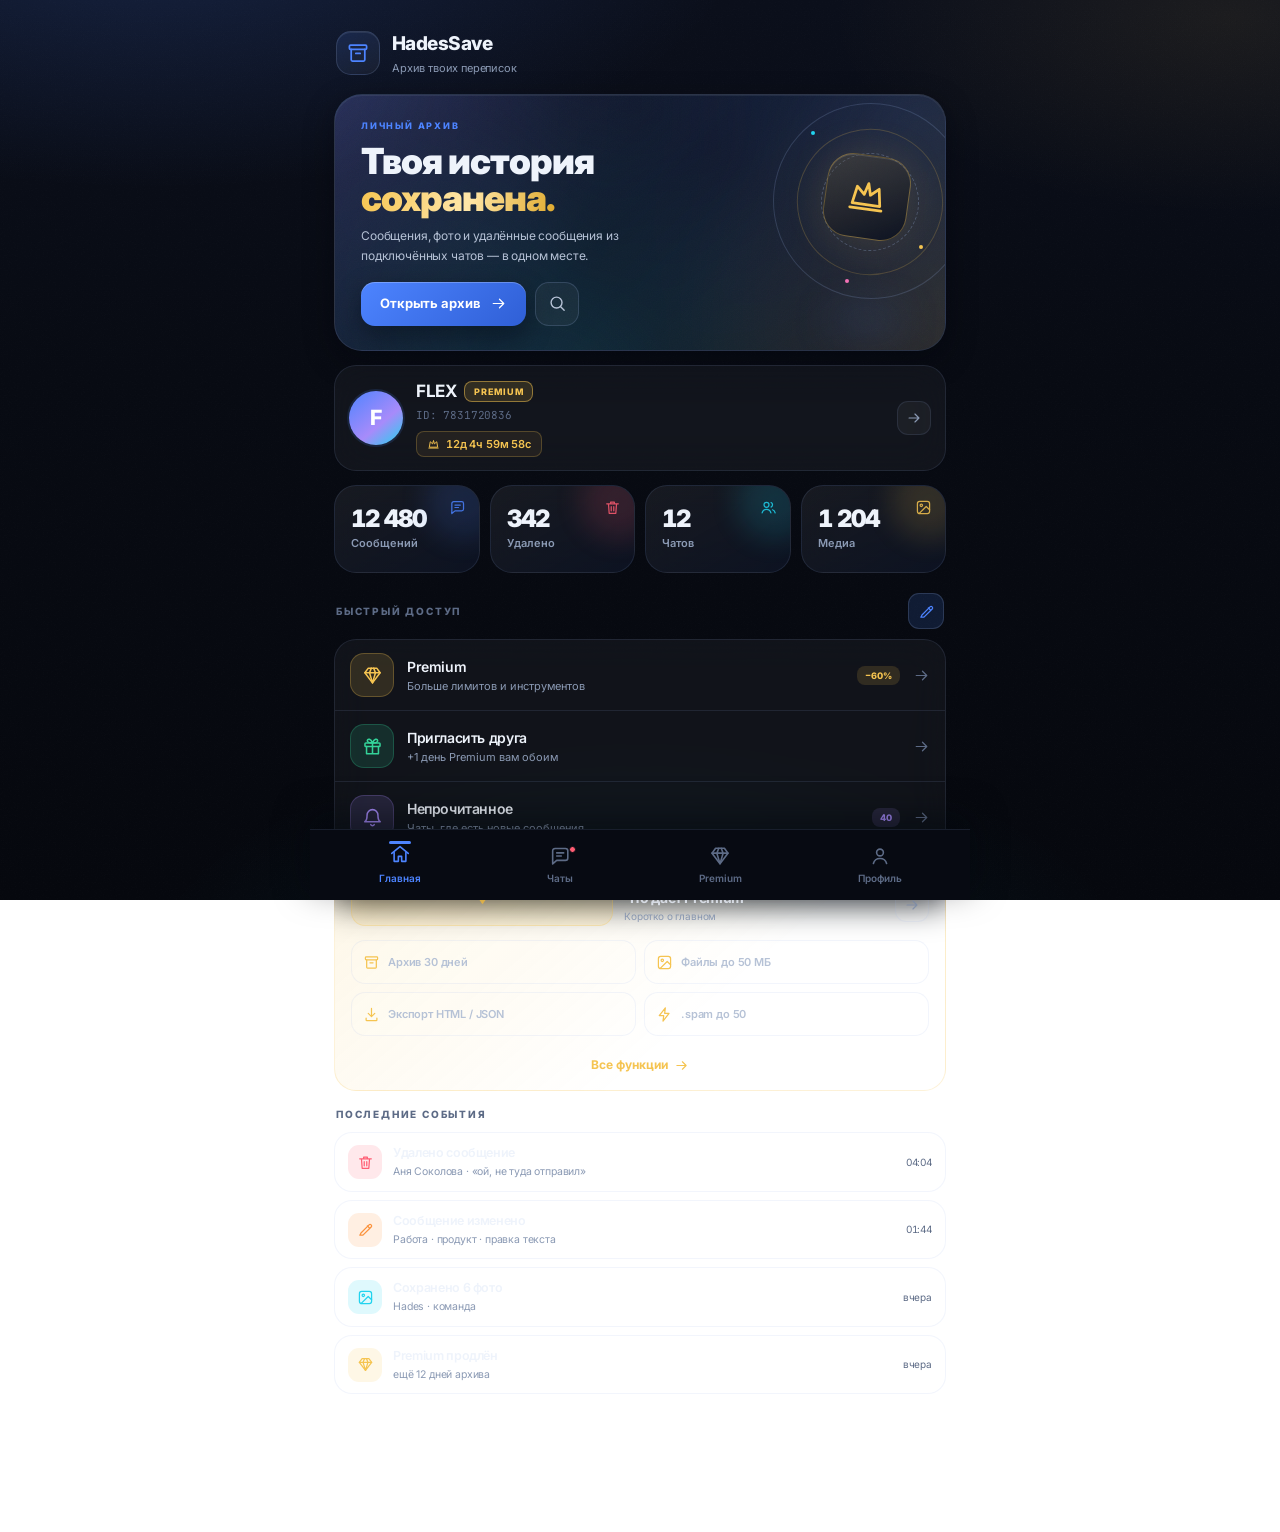
<file: index.html>
<!DOCTYPE html>
<html lang="ru">
<head>
<meta charset="UTF-8">
<meta name="viewport" content="width=device-width,initial-scale=1,maximum-scale=1,user-scalable=no,viewport-fit=cover">
<meta name="theme-color" content="#070a12">
<title>HadesSave — архив переписок</title>
<link rel="preconnect" href="https://fonts.googleapis.com">
<link rel="preconnect" href="https://fonts.gstatic.com" crossorigin>
<link href="https://fonts.googleapis.com/css2?family=Inter:wght@400;500;600;700;800;900&family=JetBrains+Mono:wght@400;600&display=swap" rel="stylesheet">
<link rel="stylesheet" href="mini-app.css">
<script src="https://telegram.org/js/telegram-web-app.js"></script>
</head>
<body class="mini-app-body" data-theme="midnight" data-accent="sapphire" data-density="cozy">

<svg class="svg-defs" xmlns="http://www.w3.org/2000/svg" aria-hidden="true" focusable="false"><defs>
<symbol id="i-home" viewBox="0 0 24 24"><path d="M3 11.4 12 4l9 7.4"/><path d="M5.6 10.4V20h4.6v-5.4h3.6V20h4.6v-9.6"/></symbol>
<symbol id="i-chat" viewBox="0 0 24 24"><path d="M20.5 14.2a2.6 2.6 0 0 1-2.6 2.6H8.4L4 20.6V6.4a2.6 2.6 0 0 1 2.6-2.6h11.3a2.6 2.6 0 0 1 2.6 2.6z"/><path d="M8.4 8.6h7.6M8.4 12h5"/></symbol>
<symbol id="i-gem" viewBox="0 0 24 24"><path d="M7.2 3.6h9.6l3.9 5.3-8.7 11.5L3.3 8.9z"/><path d="M3.3 8.9h17.4M12 20.4 8.6 8.9l2.1-5.3M12 20.4l3.4-11.5-2.1-5.3"/></symbol>
<symbol id="i-user" viewBox="0 0 24 24"><circle cx="12" cy="8.2" r="3.7"/><path d="M4.8 20.2c.9-3.6 3.8-5.4 7.2-5.4s6.3 1.8 7.2 5.4"/></symbol>
<symbol id="i-crown" viewBox="0 0 24 24"><path d="M3.4 18.6h17.2M4.4 16.2 6 6.9l4.3 3.9L12 4.6l1.7 6.2L18 6.9l1.6 9.3z"/></symbol>
<symbol id="i-gear" viewBox="0 0 24 24"><circle cx="12" cy="12" r="3.1"/><path d="m12 2.9 1.3 2.5 2.8-.5.9 2.7 2.7.9-.5 2.8 2.5 1.3-2.5 1.3.5 2.8-2.7.9-.9 2.7-2.8-.5L12 21.1l-1.3-2.5-2.8.5-.9-2.7-2.7-.9.5-2.8L2.3 12l2.5-1.3-.5-2.8 2.7-.9.9-2.7 2.8.5z"/></symbol>
<symbol id="i-back" viewBox="0 0 24 24"><path d="M19.5 12H4.8M11.4 18.6 4.8 12l6.6-6.6"/></symbol>
<symbol id="i-search" viewBox="0 0 24 24"><circle cx="10.8" cy="10.8" r="6.9"/><path d="m20.4 20.4-4.7-4.7"/></symbol>
<symbol id="i-bell" viewBox="0 0 24 24"><path d="M18.2 9.2a6.2 6.2 0 1 0-12.4 0c0 6.2-2.6 7.7-2.6 7.7h17.6s-2.6-1.5-2.6-7.7"/><path d="M10 20.2a2.3 2.3 0 0 0 4 0"/></symbol>
<symbol id="i-trash" viewBox="0 0 24 24"><path d="M3.8 6.8h16.4M9.4 6.8V4.3h5.2v2.5M6.3 6.8l1 13.4h9.4l1-13.4M10.2 10.8v5.8M13.8 10.8v5.8"/></symbol>
<symbol id="i-image" viewBox="0 0 24 24"><rect x="3.4" y="3.4" width="17.2" height="17.2" rx="3.2"/><circle cx="8.9" cy="8.9" r="1.7"/><path d="m20.6 15.2-4.8-4.6L5.6 20.6"/></symbol>
<symbol id="i-download" viewBox="0 0 24 24"><path d="M12 3.4v11.4M7.4 10.4 12 15l4.6-4.6M4.4 17v2.6a1 1 0 0 0 1 1h13.2a1 1 0 0 0 1-1V17"/></symbol>
<symbol id="i-users" viewBox="0 0 24 24"><circle cx="9.2" cy="8.2" r="3.5"/><path d="M3 19.6c.8-3.1 3.1-4.8 6.2-4.8s5.4 1.7 6.2 4.8M15.6 5a3.5 3.5 0 0 1 0 6.4M17.7 15.2c2 .7 3.2 2.1 3.7 4.4"/></symbol>
<symbol id="i-gift" viewBox="0 0 24 24"><rect x="3.4" y="7.9" width="17.2" height="4.2" rx="1"/><path d="M5.2 12.1v8.1h13.6v-8.1M12 7.9v12.3M12 7.9S7.4 8.1 6.4 6.4C5.5 4.9 6.9 3.2 8.5 3.8c2 .7 3.5 4.1 3.5 4.1zM12 7.9s4.6.2 5.6-1.5c.9-1.5-.5-3.2-2.1-2.6-2 .7-3.5 4.1-3.5 4.1z"/></symbol>
<symbol id="i-shield" viewBox="0 0 24 24"><path d="M12 3.2 5.2 5.9v5.4c0 4.6 2.9 7.7 6.8 9.5 3.9-1.8 6.8-4.9 6.8-9.5V5.9z"/><path d="m9.2 11.9 2.2 2.2 3.9-4.3"/></symbol>
<symbol id="i-check" viewBox="0 0 24 24"><path d="m5 12.6 4.6 4.6L19 7.4"/></symbol>
<symbol id="i-check-circle" viewBox="0 0 24 24"><circle cx="12" cy="12" r="8.6"/><path d="m8.4 12.3 2.4 2.4 4.8-5.1"/></symbol>
<symbol id="i-arrow-right" viewBox="0 0 24 24"><path d="M4.6 12h14.8M13.4 6l6 6-6 6"/></symbol>
<symbol id="i-arrow-up-right" viewBox="0 0 24 24"><path d="M7 17 17 7M9.2 7H17v7.8"/></symbol>
<symbol id="i-arrow-down" viewBox="0 0 24 24"><path d="M12 4.6v14.8M6 13.4l6 6 6-6"/></symbol>
<symbol id="i-copy" viewBox="0 0 24 24"><rect x="9" y="9" width="11.4" height="11.4" rx="2.6"/><path d="M5.6 15H5a2 2 0 0 1-2-2V5a2 2 0 0 1 2-2h8a2 2 0 0 1 2 2v.6"/></symbol>
<symbol id="i-edit" viewBox="0 0 24 24"><path d="M4 20h4.4L20 8.4a2.1 2.1 0 0 0-3-3L5.6 17z"/><path d="m14.6 6.9 3 3"/></symbol>
<symbol id="i-lock" viewBox="0 0 24 24"><rect x="4.8" y="10.4" width="14.4" height="9.8" rx="2.6"/><path d="M8 10.4V7.9a4 4 0 0 1 8 0v2.5"/><circle cx="12" cy="15.2" r="1.3"/></symbol>
<symbol id="i-zap" viewBox="0 0 24 24"><path d="M13.2 2.6 4.6 13.6h6.3l-1 7.8 8.5-11h-6.2z"/></symbol>
<symbol id="i-archive" viewBox="0 0 24 24"><rect x="3.4" y="4" width="17.2" height="4.4" rx="1.2"/><path d="M5.2 8.4v10.4a1.2 1.2 0 0 0 1.2 1.2h11.2a1.2 1.2 0 0 0 1.2-1.2V8.4M9.8 12.4h4.4"/></symbol>
<symbol id="i-file" viewBox="0 0 24 24"><path d="M13.4 3.2H7a1.6 1.6 0 0 0-1.6 1.6v14.4A1.6 1.6 0 0 0 7 20.8h10a1.6 1.6 0 0 0 1.6-1.6V8.2z"/><path d="M13.4 3.2v5h5.2"/></symbol>
<symbol id="i-list" viewBox="0 0 24 24"><path d="M8.6 6.2h11.8M8.6 12h11.8M8.6 17.8h11.8"/><circle cx="4.2" cy="6.2" r="1.1"/><circle cx="4.2" cy="12" r="1.1"/><circle cx="4.2" cy="17.8" r="1.1"/></symbol>
<symbol id="i-ban" viewBox="0 0 24 24"><circle cx="12" cy="12" r="8.6"/><path d="m6 6 12 12"/></symbol>
<symbol id="i-send" viewBox="0 0 24 24"><path d="M21 3.4 3.4 10.7l6.7 2.6 2.6 6.7z"/><path d="M21 3.4 10.1 13.3"/></symbol>
<symbol id="i-tag" viewBox="0 0 24 24"><path d="M3.6 11.2V4.8a1.2 1.2 0 0 1 1.2-1.2h6.4l9.2 9.2a1.5 1.5 0 0 1 0 2.1l-5.5 5.5a1.5 1.5 0 0 1-2.1 0z"/><circle cx="8" cy="8" r="1.4"/></symbol>
<symbol id="i-refresh" viewBox="0 0 24 24"><path d="M20.2 12a8.2 8.2 0 1 1-2.4-5.8M20.2 3.6v4.6h-4.6"/></symbol>
<symbol id="i-chart" viewBox="0 0 24 24"><path d="M4 20.2V3.8M4 20.2h16.2"/><path d="M8.4 16.4v-4.8M12.6 16.4V7.6M16.8 16.4v-3.2"/></symbol>
<symbol id="i-pin" viewBox="0 0 24 24"><path d="M9.4 3.6h5.2l-.7 5.2 3.1 3.1H7l3.1-3.1z"/><path d="M12 11.9v8.5"/></symbol>
<symbol id="i-eye-off" viewBox="0 0 24 24"><path d="M3.2 3.2 20.8 20.8"/><path d="M10.2 5.4A9.6 9.6 0 0 1 12 5.2c5 0 8.6 4 9.6 6.8-.4 1.1-1.2 2.4-2.4 3.6M6.5 7.1C4.6 8.4 3.2 10.3 2.4 12c1 2.8 4.6 6.8 9.6 6.8 1.4 0 2.6-.3 3.7-.8"/><path d="M9.6 9.8a3.3 3.3 0 0 0 4.6 4.6"/></symbol>
<symbol id="i-sort" viewBox="0 0 24 24"><path d="M6.4 4.6v14.8M3 16l3.4 3.4L9.8 16M17.6 19.4V4.6M14.2 8l3.4-3.4L21 8"/></symbol>
<symbol id="i-bookmark" viewBox="0 0 24 24"><path d="M6.4 3.8h11.2v16.4L12 16.2l-5.6 4z"/></symbol>
<symbol id="i-plus" viewBox="0 0 24 24"><path d="M12 4.8v14.4M4.8 12h14.4"/></symbol>
<symbol id="i-x" viewBox="0 0 24 24"><path d="M5.6 5.6 18.4 18.4M18.4 5.6 5.6 18.4"/></symbol>
<symbol id="i-info" viewBox="0 0 24 24"><circle cx="12" cy="12" r="8.6"/><path d="M12 11v5.4"/><circle cx="12" cy="7.9" r=".9" fill="currentColor" stroke="none"/></symbol>
<symbol id="i-mic" viewBox="0 0 24 24"><rect x="9.2" y="3.2" width="5.6" height="10.4" rx="2.8"/><path d="M5.6 11.4a6.4 6.4 0 0 0 12.8 0M12 17.8v3"/></symbol>
<symbol id="i-sparkles" viewBox="0 0 24 24"><path d="m12 3.4 1.7 4.3 4.3 1.7-4.3 1.7L12 15.4l-1.7-4.3L6 9.4l4.3-1.7z"/><path d="m18.4 15.2.9 2.2 2.2.9-2.2.9-.9 2.2-.9-2.2-2.2-.9 2.2-.9z"/></symbol>
<symbol id="i-grid" viewBox="0 0 24 24"><rect x="3.6" y="3.6" width="7" height="7" rx="1.6"/><rect x="13.4" y="3.6" width="7" height="7" rx="1.6"/><rect x="3.6" y="13.4" width="7" height="7" rx="1.6"/><rect x="13.4" y="13.4" width="7" height="7" rx="1.6"/></symbol>
<symbol id="i-undo" viewBox="0 0 24 24"><path d="M4.2 9.4h9.6a5.6 5.6 0 0 1 0 11.2H8.4"/><path d="M7.6 5.4 3.6 9.4l4 4"/></symbol>
<symbol id="i-palette" viewBox="0 0 24 24"><path d="M12 3.4a8.6 8.6 0 0 0 0 17.2c1.3 0 2-.9 2-1.9 0-1.4-1.2-1.8-1.2-3 0-.9.7-1.6 1.7-1.6h1.6a4.5 4.5 0 0 0 4.5-4.5c0-3.6-3.8-6.2-8.6-6.2"/><circle cx="7.6" cy="11.4" r="1.1" fill="currentColor" stroke="none"/><circle cx="10.4" cy="7.6" r="1.1" fill="currentColor" stroke="none"/><circle cx="15" cy="8.2" r="1.1" fill="currentColor" stroke="none"/></symbol>
<symbol id="i-qr" viewBox="0 0 24 24"><rect x="3.6" y="3.6" width="6.4" height="6.4" rx="1.4"/><rect x="14" y="3.6" width="6.4" height="6.4" rx="1.4"/><rect x="3.6" y="14" width="6.4" height="6.4" rx="1.4"/><path d="M14 14h2.6v2.6H14zM18.4 18.4h2v2h-2zM14 19.4h1.4M19.4 14h1v1.6"/></symbol>
<symbol id="i-coin" viewBox="0 0 24 24"><circle cx="12" cy="12" r="8.6"/><path d="M9.6 9.2h3.6a1.9 1.9 0 0 1 0 3.8H9.6M9.6 13h3.9a1.9 1.9 0 0 1 0 3.8H9.6M11.4 7.4v1.8M11.4 16.8v1.8"/></symbol>
<symbol id="i-link" viewBox="0 0 24 24"><path d="M10.2 13.8a3.6 3.6 0 0 0 5.4.4l2.6-2.6a3.6 3.6 0 0 0-5.1-5.1l-1.5 1.5"/><path d="M13.8 10.2a3.6 3.6 0 0 0-5.4-.4l-2.6 2.6a3.6 3.6 0 0 0 5.1 5.1l1.5-1.5"/></symbol>
<symbol id="i-plug" viewBox="0 0 24 24"><path d="M9 3.6v5M15 3.6v5M6.4 8.6h11.2v3.2a5.6 5.6 0 0 1-11.2 0z"/><path d="M12 17.4v3"/></symbol>
</defs></svg>

<div id="preloader" class="preloader">
  <div class="preloader-mark"><svg class="icon"><use href="#i-archive"></use></svg></div>
  <div class="spinner"></div>
  <div class="preloader-text">Открываем архив…</div>
</div>

<div id="subscription-gate" class="subscription-gate hidden">
  <div class="subscription-gate-card">
    <div class="subscription-gate-mark"><svg class="icon"><use href="#i-lock"></use></svg></div>
    <h1 id="subscription-gate-title">Подписка для доступа</h1>
    <p id="subscription-gate-lead" class="subscription-gate-lead">Подпишись на каналы ниже, чтобы открыть HadesSave.</p>
    <div id="subscription-gate-list" class="subscription-gate-list"></div>
    <div id="subscription-gate-status" class="subscription-gate-status">Проверяем подписки…</div>
    <button id="subscription-gate-refresh" class="subscription-gate-button">Я подписался — проверить</button>
    <small>Не проходит проверка? Напиши в поддержку HadesSave.</small>
  </div>
</div>

<div class="hs-app">

  <section id="view-home" class="page">
    <header class="home-brandbar">
      <div class="home-brand-mark"><svg class="icon"><use href="#i-archive"></use></svg></div>
      <div class="home-brand-copy"><b>HadesSave</b><small>Архив твоих переписок</small></div>
    </header>

    <div class="home-hero" data-reveal>
      <div class="hero-mesh"></div>
      <div class="hero-grain"></div>
      <div class="home-hero-copy">
        <span class="home-hero-kicker">ЛИЧНЫЙ АРХИВ</span>
        <h1>Твоя история<br><em>сохранена.</em></h1>
        <p>Сообщения, фото и удалённые сообщения из подключённых чатов — в одном месте.</p>
        <div class="hero-actions">
          <button class="home-hero-button" onclick="switchTab('chats')">Открыть архив<svg class="icon"><use href="#i-arrow-right"></use></svg></button>
          <button class="hero-ghost-button" onclick="focusArchiveSearch()" aria-label="Поиск по архиву"><svg class="icon"><use href="#i-search"></use></svg></button>
        </div>
      </div>
      <div class="home-hero-art" aria-hidden="true">
        <div class="hero-orbit hero-orbit-one"></div>
        <div class="hero-orbit hero-orbit-two"></div>
        <div class="hero-orbit hero-orbit-three"></div>
        <div class="hero-crown"><svg class="icon"><use href="#i-crown"></use></svg></div>
        <div class="hero-art-glow"></div>
        <span class="hero-spark s1"></span><span class="hero-spark s2"></span><span class="hero-spark s3"></span>
      </div>
    </div>

    <div class="user-header" data-reveal>
      <div class="avatar"><span id="user-avatar-text">H</span><img id="user-avatar-img" class="avatar-img" alt="" style="display:none"></div>
      <div class="user-info">
        <div class="name-row"><h2 id="user-name">Загрузка…</h2><span id="premium-badge" class="premium-badge hidden">PREMIUM</span></div>
        <div id="user-id" class="user-id">ID: …</div>
        <div id="premium-timer" class="premium-timer hidden"><svg class="icon"><use href="#i-crown"></use></svg><span id="premium-timer-text">0д 0ч 0м 0с</span></div>
      </div>
      <button class="user-header-go" onclick="switchTab('profile')" aria-label="Профиль"><svg class="icon"><use href="#i-arrow-right"></use></svg></button>
    </div>

    <div class="stats-grid" data-reveal>
      <button class="stat-card tone-sapphire" onclick="openArchivePreset('all')"><strong id="stat-total">0</strong><span>Сообщений</span><svg class="icon stat-glyph"><use href="#i-chat"></use></svg></button>
      <button class="stat-card tone-rose" onclick="openArchivePreset('deleted')"><strong id="stat-deleted">0</strong><span>Удалено</span><svg class="icon stat-glyph"><use href="#i-trash"></use></svg></button>
      <button class="stat-card tone-cyan" onclick="openArchivePreset('groups')"><strong id="stat-chats">0</strong><span>Чатов</span><svg class="icon stat-glyph"><use href="#i-users"></use></svg></button>
      <button class="stat-card tone-gold" onclick="openArchivePreset('media')"><strong id="stat-media">0</strong><span>Медиа</span><svg class="icon stat-glyph"><use href="#i-image"></use></svg></button>
    </div>

    <div class="home-section-heading">
      <span class="section-label">БЫСТРЫЙ ДОСТУП</span>
      <button id="home-prefix-pencil" class="home-prefix-pencil hidden" onclick="switchTab('admin')" aria-label="Бейджи"><svg class="icon"><use href="#i-edit"></use></svg></button>
    </div>

    <div class="menu-group" data-reveal>
      <button class="menu-item" onclick="switchTab('premium')">
        <div class="menu-icon yellow"><svg class="icon"><use href="#i-gem"></use></svg></div>
        <div class="menu-text"><b>Premium</b><small>Больше лимитов и инструментов</small></div>
        <span class="menu-tag tone-gold">−60%</span>
        <svg class="icon chevron"><use href="#i-arrow-right"></use></svg>
      </button>
      <button class="menu-item" onclick="switchTab('referrals')">
        <div class="menu-icon green"><svg class="icon"><use href="#i-gift"></use></svg></div>
        <div class="menu-text"><b>Пригласить друга</b><small>+1 день Premium вам обоим</small></div>
        <svg class="icon chevron"><use href="#i-arrow-right"></use></svg>
      </button>
      <button class="menu-item" onclick="openArchivePreset('unread')">
        <div class="menu-icon violet"><svg class="icon"><use href="#i-bell"></use></svg></div>
        <div class="menu-text"><b>Непрочитанное</b><small>Чаты, где есть новые сообщения</small></div>
        <span class="menu-tag tone-violet" id="home-unread-tag">0</span>
        <svg class="icon chevron"><use href="#i-arrow-right"></use></svg>
      </button>
    </div>

    <div class="home-premium-preview" data-reveal>
      <div class="home-premium-preview-head">
        <div class="home-premium-gem"><svg class="icon"><use href="#i-gem"></use></svg></div>
        <div><b>Что даёт Premium</b><small>Коротко о главном</small></div>
        <button class="home-premium-more" onclick="switchTab('premium')" aria-label="Подробнее"><svg class="icon"><use href="#i-arrow-right"></use></svg></button>
      </div>
      <div class="home-premium-preview-grid">
        <div class="home-premium-preview-item"><svg class="icon"><use href="#i-archive"></use></svg>Архив 30 дней</div>
        <div class="home-premium-preview-item"><svg class="icon"><use href="#i-image"></use></svg>Файлы до 50 МБ</div>
        <div class="home-premium-preview-item"><svg class="icon"><use href="#i-download"></use></svg>Экспорт HTML / JSON</div>
        <div class="home-premium-preview-item"><svg class="icon"><use href="#i-zap"></use></svg>.spam до 50</div>
      </div>
      <button class="home-premium-details" onclick="switchTab('premium')">Все функции<svg class="icon"><use href="#i-arrow-right"></use></svg></button>
    </div>

    <div class="home-section-heading"><span class="section-label">ПОСЛЕДНИЕ СОБЫТИЯ</span></div>
    <div class="activity-feed" id="home-activity" data-reveal></div>
  </section>

  <section id="view-chats" class="page">
    <div class="chats-titlebar">
      <div>
        <span class="home-hero-kicker">ТВОЙ АРХИВ</span>
        <h2>Чаты</h2>
        <small id="chats-counter">Все подключённые переписки</small>
      </div>
      <div class="chats-title-actions">
        <button class="chats-title-icon" id="bulk-toggle" onclick="toggleBulkMode()" aria-label="Выбрать несколько"><svg class="icon"><use href="#i-grid"></use></svg></button>
        <button class="chats-title-icon" onclick="reloadChats()" aria-label="Обновить"><svg class="icon"><use href="#i-refresh"></use></svg></button>
      </div>
    </div>

    <div class="search-bar chats-search">
      <svg class="icon"><use href="#i-search"></use></svg>
      <input id="chat-search" type="search" placeholder="Поиск по чатам и сообщениям…" autocomplete="off">
      <button class="search-clear hidden" id="chat-search-clear" onclick="clearChatSearch()" aria-label="Очистить"><svg class="icon"><use href="#i-x"></use></svg></button>
    </div>

    <div class="archive-toolbar">
      <div class="archive-filter-tabs" id="archive-filters" role="tablist">
        <button class="chat-tab active" data-filter="all" role="tab">Все</button>
        <button class="chat-tab" data-filter="private" role="tab">Личные</button>
        <button class="chat-tab" data-filter="groups" role="tab">Группы</button>
        <button class="chat-tab" data-filter="unread" role="tab">Новые</button>
        <button class="chat-tab" data-filter="media" role="tab">Медиа</button>
        <button class="chat-tab" data-filter="deleted" role="tab">Удалённые</button>
        <button class="chat-tab" data-filter="pinned" role="tab">Закреплённые</button>
      </div>
      <div class="archive-sort">
        <svg class="icon"><use href="#i-sort"></use></svg>
        <select id="chat-sort" aria-label="Сортировка">
          <option value="recent">Сначала свежие</option>
          <option value="volume">По объёму</option>
          <option value="name">По названию</option>
          <option value="unread">По непрочитанным</option>
        </select>
      </div>
    </div>

    <div class="views-row" id="views-row">
      <button class="view-chip view-chip-add" id="save-view-btn" onclick="openSaveViewModal()"><svg class="icon"><use href="#i-plus"></use></svg>Сохранить вид</button>
    </div>

    <div class="bulk-bar hidden" id="bulk-bar">
      <span class="bulk-count"><b id="bulk-count">0</b> выбрано</span>
      <div class="bulk-actions">
        <button class="bulk-btn" onclick="bulkPin()"><svg class="icon"><use href="#i-pin"></use></svg>Закрепить</button>
        <button class="bulk-btn" onclick="bulkHide()"><svg class="icon"><use href="#i-eye-off"></use></svg>Скрыть</button>
        <button class="bulk-btn bulk-btn-ghost" onclick="exitBulkMode()">Готово</button>
      </div>
    </div>

    <div class="hidden-row hidden" id="hidden-row">
      <svg class="icon"><use href="#i-eye-off"></use></svg>
      <span>Скрытых чатов: <b id="hidden-count">0</b></span>
      <button onclick="restoreAllHidden()">Вернуть все</button>
    </div>

    <div id="chats-list" class="chats-list"><div class="empty-state">Загружаем чаты…</div></div>
  </section>

  <section id="view-messages" class="page messages-page">
    <div class="telegram-chat-header">
      <button class="telegram-back" onclick="switchTab('chats')" aria-label="Назад"><svg class="icon"><use href="#i-back"></use></svg></button>
      <button class="telegram-peer" onclick="openChatDrawer()" aria-label="Информация о чате">
        <span id="chat-header-avatar" class="telegram-avatar"><span id="chat-header-initial">?</span><img id="chat-header-avatar-image" alt=""></span>
        <span class="telegram-peer-copy"><strong id="chat-title">Чат</strong><small id="chat-subtitle">Сохранённая переписка</small></span>
      </button>
      <div class="telegram-header-actions">
        <button id="toggle-message-search" class="telegram-icon-button" aria-label="Поиск"><svg class="icon"><use href="#i-search"></use></svg></button>
        <button class="telegram-icon-button" onclick="openChatDrawer()" aria-label="Детали"><svg class="icon"><use href="#i-info"></use></svg></button>
      </div>
    </div>
    <div class="telegram-search-wrap hidden" id="message-search-wrap">
      <svg class="icon"><use href="#i-search"></use></svg>
      <input id="message-search" type="search" placeholder="Поиск в переписке…" autocomplete="off">
      <span class="search-hits" id="message-search-hits"></span>
      <button id="close-message-search" aria-label="Закрыть поиск"><svg class="icon"><use href="#i-x"></use></svg></button>
    </div>
    <div id="messages-list" class="messages-list"><div class="empty-state">Выбери чат</div></div>
    <button class="jump-bottom hidden" id="jump-bottom" onclick="scrollMessagesToBottom()" aria-label="Вниз"><svg class="icon"><use href="#i-arrow-down"></use></svg></button>
  </section>

  <section id="view-settings" class="page">
    <div class="page-header">
      <button class="back-btn" onclick="switchTab('profile')"><svg class="icon"><use href="#i-back"></use></svg></button>
      <div><h2>Настройки</h2><small>Тема, уведомления и медиа</small></div>
    </div>

    <div class="section-label">ТЕМА ОФОРМЛЕНИЯ</div>
    <div class="theme-grid" id="theme-grid">
      <button class="theme-tile" data-theme="midnight" onclick="setTheme('midnight')">
        <span class="theme-swatch" style="--t1:#0d1322;--t2:#1c2742;--t3:#4d84ff"></span>
        <b>Midnight</b><small>Глубокий navy</small>
      </button>
      <button class="theme-tile" data-theme="obsidian" onclick="setTheme('obsidian')">
        <span class="theme-swatch" style="--t1:#0b0b0e;--t2:#1d1d23;--t3:#9aa4b5"></span>
        <b>Obsidian</b><small>Чистый графит</small>
      </button>
      <button class="theme-tile" data-theme="abyss" onclick="setTheme('abyss')">
        <span class="theme-swatch" style="--t1:#04121a;--t2:#0d3040;--t3:#22d3ee"></span>
        <b>Abyss</b><small>Океанская глубь</small>
      </button>
      <button class="theme-tile" data-theme="plum" onclick="setTheme('plum')">
        <span class="theme-swatch" style="--t1:#130a1e;--t2:#2c1a45;--t3:#a78bfa"></span>
        <b>Plum</b><small>Тёмная слива</small>
      </button>
      <button class="theme-tile" data-theme="forest" onclick="setTheme('forest')">
        <span class="theme-swatch" style="--t1:#071410;--t2:#123026;--t3:#34d399"></span>
        <b>Forest</b><small>Хвойный</small>
      </button>
      <button class="theme-tile" data-theme="dune" onclick="setTheme('dune')">
        <span class="theme-swatch" style="--t1:#15100a;--t2:#33261a;--t3:#f5c451"></span>
        <b>Dune</b><small>Тёплый песок</small>
      </button>
    </div>

    <div class="section-label">АКЦЕНТ</div>
    <div class="accent-row" id="accent-row">
      <button class="accent-dot" data-accent="sapphire" style="--a:#4d84ff" onclick="setAccent('sapphire')" aria-label="Сапфир"></button>
      <button class="accent-dot" data-accent="gold" style="--a:#f5c451" onclick="setAccent('gold')" aria-label="Золото"></button>
      <button class="accent-dot" data-accent="cyan" style="--a:#22d3ee" onclick="setAccent('cyan')" aria-label="Циан"></button>
      <button class="accent-dot" data-accent="magenta" style="--a:#f472b6" onclick="setAccent('magenta')" aria-label="Магента"></button>
      <button class="accent-dot" data-accent="lime" style="--a:#a3e635" onclick="setAccent('lime')" aria-label="Лайм"></button>
      <button class="accent-dot" data-accent="violet" style="--a:#a78bfa" onclick="setAccent('violet')" aria-label="Фиолет"></button>
    </div>

    <div class="section-label">УВЕДОМЛЕНИЯ</div>
    <div class="menu-group settings-group">
      <div class="setting-row"><span><b>Удалённые сообщения</b><small>Сообщать, когда что-то удалили</small></span><input type="checkbox" id="toggle-deletions" onchange="updateSetting('deletions', this.checked)"></div>
      <div class="setting-row"><span><b>Изменения</b><small>Сообщать о правках сообщений</small></span><input type="checkbox" id="toggle-edits" onchange="updateSetting('edits', this.checked)"></div>
    </div>

    <div class="section-label">МЕДИА</div>
    <div class="menu-group settings-group">
      <div class="setting-row"><span><b>Сохранять медиа</b><small>Фото, видео и голосовые</small></span><input type="checkbox" id="toggle-media" onchange="updateSetting('deleted_media', this.checked)"></div>
    </div>

    <div class="section-label">СПИСОК ЧАТОВ</div>
    <div class="menu-group settings-group">
      <div class="setting-row"><span><b>Плотность списка</b><small>Компактно показывает больше чатов</small></span>
        <select class="inline-select" id="density-select" onchange="setDensity(this.value)">
          <option value="cozy">Свободно</option><option value="compact">Компактно</option>
        </select>
      </div>
      <div class="setting-row"><span><b>Показывать превью</b><small>Последнее сообщение в списке</small></span><input type="checkbox" id="toggle-preview" checked onchange="setPreviewVisible(this.checked)"></div>
      <div class="setting-row"><span><b>Счётчик сообщений</b><small>Число сообщений справа в строке</small></span><input type="checkbox" id="toggle-counter" checked onchange="setCounterVisible(this.checked)"></div>
    </div>

    <div class="section-label">ДАННЫЕ</div>
    <div class="menu-group">
      <button class="menu-item" onclick="resetLocalPreferences()"><div class="menu-icon gray"><svg class="icon"><use href="#i-undo"></use></svg></div><div class="menu-text"><b>Сбросить вид архива</b><small>Закрепления, скрытые чаты и пресеты</small></div></button>
      <button class="menu-item danger-action" onclick="clearArchive()"><div class="menu-icon red"><svg class="icon"><use href="#i-trash"></use></svg></div><div class="menu-text"><b>Очистить архив</b><small>Удалить всё без восстановления</small></div></button>
    </div>
  </section>

  <section id="view-premium" class="page">
    <div class="page-header">
      <button class="back-btn" onclick="switchTab('home')"><svg class="icon"><use href="#i-back"></use></svg></button>
      <div><h2>Premium</h2><small id="premium-status-text">Проверяем подписку…</small></div>
    </div>
    <div class="premium-hero">
      <div class="premium-hero-mesh"></div>
      <div class="premium-logo"><svg class="icon"><use href="#i-gem"></use></svg></div>
      <span class="premium-eyebrow">HADES PREMIUM</span>
      <h2>Больше, чем просто архив</h2>
      <p>Длинная история, большие файлы и экспорт — без ограничений базового тарифа.</p>
      <div class="premium-hero-stats"><span><b>30</b> дней истории</span><span><b>50</b> МБ файл</span><span><b>50</b> в .spam</span></div>
    </div>
    <div class="section-label">ЧТО ВНУТРИ</div>
    <div class="menu-group feature-list">
      <button class="feature-row" onclick="openFeatureModal('archive')"><div class="menu-icon blue"><svg class="icon"><use href="#i-archive"></use></svg></div><span><b>Архив 30 дней</b><small>вместо 3 дней</small></span><svg class="icon feature-check"><use href="#i-check-circle"></use></svg></button>
      <button class="feature-row" onclick="openFeatureModal('media')"><div class="menu-icon violet"><svg class="icon"><use href="#i-image"></use></svg></div><span><b>Файлы до 50 МБ</b><small>вместо 20 МБ</small></span><svg class="icon feature-check"><use href="#i-check-circle"></use></svg></button>
      <button class="feature-row" onclick="openFeatureModal('priority')"><div class="menu-icon green"><svg class="icon"><use href="#i-download"></use></svg></div><span><b>Экспорт переписок</b><small>HTML и JSON одним файлом</small></span><svg class="icon feature-check"><use href="#i-check-circle"></use></svg></button>
      <button class="feature-row" onclick="openFeatureModal('spam')"><div class="menu-icon cyan"><svg class="icon"><use href="#i-zap"></use></svg></div><span><b>.spam до 50 сообщений</b><small>вместо 20 за раз</small></span><svg class="icon feature-check"><use href="#i-check-circle"></use></svg></button>
      <button class="feature-row" onclick="openFeatureModal('badge')"><div class="menu-icon yellow"><svg class="icon"><use href="#i-tag"></use></svg></div><span><b>Отметка в профиле</b><small>цветной бейдж рядом с именем</small></span><svg class="icon feature-check"><use href="#i-check-circle"></use></svg></button>
      <button class="feature-row" onclick="openFeatureModal('support')"><div class="menu-icon gray"><svg class="icon"><use href="#i-shield"></use></svg></div><span><b>Быстрая поддержка</b><small>отвечаем вне очереди</small></span><svg class="icon feature-check"><use href="#i-check-circle"></use></svg></button>
    </div>
    <button class="primary-button" onclick="switchTab('premium-buy')">Выбрать тариф<svg class="icon"><use href="#i-arrow-right"></use></svg></button>
  </section>

  <section id="view-premium-buy" class="page">
    <div class="page-header">
      <button class="back-btn" onclick="switchTab('premium')"><svg class="icon"><use href="#i-back"></use></svg></button>
      <div><h2>Тарифы</h2><small>Выбери срок — оплата на следующем шаге</small></div>
    </div>
    <div class="premium-sale-banner">
      <div class="premium-sale-spark"><svg class="icon"><use href="#i-zap"></use></svg></div>
      <span><b>Скидки до −60%</b><small>Действуют на все тарифы</small></span>
      <strong>−60%</strong>
    </div>
    <div class="premium-plan-list" id="premium-plan-list"></div>
    <div class="premium-selection-hint"><svg class="icon"><use href="#i-shield"></use></svg><span>Разовый платёж. Без автопродления и скрытых списаний.</span></div>
    <div class="legal-links">
      <a href="https://telegra.ph/Polzovatelskoe-soglashenie-HadesSave-11-14" target="_blank" rel="noopener">Пользовательское соглашение</a>
      <a href="https://telegra.ph/Polzovatelskoe-soglashenie-HadesSave-11-14" target="_blank" rel="noopener">Условия оплаты</a>
    </div>
  </section>

  <section id="view-premium-payment" class="page premium-payment-page">
    <div class="page-header">
      <button class="back-btn" onclick="switchTab('premium-buy')"><svg class="icon"><use href="#i-back"></use></svg></button>
      <div><h2>Оплата</h2><small id="premium-checkout-status">Разовый платёж · без автопродления</small></div>
    </div>

    <div class="premium-selected-order">
      <div class="premium-selected-order-top"><span>ТАРИФ</span><b id="premium-payment-days">14 дней</b></div>
      <div class="premium-selected-order-price"><span id="premium-payment-old">150 ₽</span><strong id="premium-payment-price">69 ₽</strong></div>
      <div id="premium-payment-saving" class="premium-selected-order-saving">Экономия 81 ₽ · скидка 54%</div>
      <div class="premium-selected-order-note"><svg class="icon"><use href="#i-check-circle"></use></svg>Доступ включится сразу после подтверждения оплаты</div>
      <button class="order-change" onclick="switchTab('premium-buy')">Изменить тариф<svg class="icon"><use href="#i-arrow-right"></use></svg></button>
    </div>

    <div class="premium-payment-box">
      <label class="premium-email-label" for="premium-email">Email для чека</label>
      <input type="email" id="premium-email" class="premium-email-input" placeholder="you@example.com" autocomplete="email" inputmode="email">
      <div class="field-hint">На этот адрес придёт чек об оплате.</div>

      <label class="premium-email-label">Способ оплаты</label>
      <div class="method-tiles" id="method-tiles">
        <button type="button" class="method-tile is-active" data-method="2">
          <span class="method-glyph"><svg class="icon"><use href="#i-qr"></use></svg></span>
          <span class="method-copy"><b>СБП</b><small>QR-код, без комиссии</small></span>
          <svg class="icon method-radio"><use href="#i-check-circle"></use></svg>
        </button>
        <button type="button" class="method-tile" data-method="13" disabled>
          <span class="method-glyph"><svg class="icon"><use href="#i-coin"></use></svg></span>
          <span class="method-copy"><b>Криптовалюта</b><small>Скоро появится</small></span>
          <svg class="icon method-radio"><use href="#i-check-circle"></use></svg>
        </button>
      </div>
      <select id="premium-payment-method" class="hidden" aria-hidden="true" tabindex="-1">
        <option value="2">СБП</option><option value="13" disabled>Криптовалюта</option>
      </select>

      <button id="premium-action-btn" class="primary-button premium-pay-button" onclick="startPremiumPayment()">Оплатить 69 ₽<svg class="icon"><use href="#i-arrow-up-right"></use></svg></button>
      <div class="premium-payment-secure-note"><svg class="icon"><use href="#i-lock"></use></svg><span>Платёж проходит на стороне Platega. Данные карты в HadesSave не хранятся.</span></div>
      <p class="premium-legal-note">Оплачивая, ты соглашаешься с <a href="https://telegra.ph/Polzovatelskoe-soglashenie-HadesSave-11-14" target="_blank" rel="noopener">условиями сервиса</a>.</p>
    </div>
  </section>

  <section id="view-referrals" class="page">
    <div class="page-header">
      <button class="back-btn" onclick="switchTab('home')"><svg class="icon"><use href="#i-back"></use></svg></button>
      <div><h2>Друзья</h2><small>Зови друзей — получай Premium</small></div>
    </div>
    <div class="referral-card">
      <div class="referral-gift-mark"><svg class="icon"><use href="#i-gift"></use></svg></div>
      <h2>+1 день Premium</h2>
      <p>Друг открывает бота по твоей ссылке, подписывается на канал и подключает бота к аккаунту. Premium получают оба.</p>
      <div class="referral-reward">
        <span><svg class="icon"><use href="#i-crown"></use></svg>Тебе +1 день</span>
        <span><svg class="icon"><use href="#i-crown"></use></svg>Другу +1 день</span>
      </div>
      <div class="referral-count"><strong id="ref-count">0</strong><small>друзей подключили бота</small></div>
      <div class="referral-progress"><i id="ref-progress-bar"></i></div>
      <small class="referral-footnote" id="ref-progress-text">До следующего бонуса — 1 друг</small>
      <button class="primary-button" onclick="copyRefLink()">Скопировать ссылку<svg class="icon"><use href="#i-copy"></use></svg></button>
      <button class="secondary-button full-width" onclick="shareRefLink()">Поделиться в Telegram<svg class="icon"><use href="#i-send"></use></svg></button>
    </div>
    <div class="section-label">КАК ЗАСЧИТЫВАЕТСЯ ДРУГ</div>
    <div class="steps-list">
      <div class="step-row"><em>1</em><span class="step-icon"><svg class="icon"><use href="#i-link"></use></svg></span><span><b>Открывает бота по ссылке</b><small>Ссылка привязывает его к тебе</small></span></div>
      <div class="step-row"><em>2</em><span class="step-icon"><svg class="icon"><use href="#i-send"></use></svg></span><span><b>Подписывается на канал</b><small>Обязательное условие доступа</small></span></div>
      <div class="step-row"><em>3</em><span class="step-icon"><svg class="icon"><use href="#i-plug"></use></svg></span><span><b>Подключает бота к аккаунту</b><small>Архив начинает сохранять переписки</small></span></div>
      <div class="step-row is-final"><em><svg class="icon"><use href="#i-check"></use></svg></em><span class="step-icon"><svg class="icon"><use href="#i-crown"></use></svg></span><span><b>Вам обоим +1 день Premium</b><small>Начисляется автоматически</small></span></div>
    </div>
  </section>

  <section id="view-profile" class="page">
    <div class="page-header"><div><h2>Профиль</h2><small>Аккаунт и инструменты</small></div></div>
    <div class="profile-header">
      <div class="avatar"><span id="profile-avatar-text">H</span><img id="profile-avatar-img" class="avatar-img" alt="" style="display:none"></div>
      <div class="user-info">
        <div class="name-row"><h2 id="profile-name">Загрузка…</h2><span id="profile-premium-badge" class="premium-badge hidden">PREMIUM</span><span id="profile-prefix-badge" class="prefix-badge hidden"></span></div>
        <div class="profile-meta-row"><span id="profile-id" class="user-id">ID: …</span><span id="profile-custom-status" class="profile-custom-status hidden"></span></div>
      </div>
      <button id="profile-admin-pencil" class="profile-admin-pencil hidden" onclick="switchTab('admin')" aria-label="Админка"><svg class="icon"><use href="#i-gear"></use></svg></button>
    </div>
    <div class="profile-metrics" id="profile-metrics"></div>
    <div class="menu-group">
      <button class="menu-item" onclick="switchTab('settings')"><div class="menu-icon violet"><svg class="icon"><use href="#i-palette"></use></svg></div><div class="menu-text"><b>Оформление и настройки</b><small>Темы, акценты, уведомления</small></div><svg class="icon chevron"><use href="#i-arrow-right"></use></svg></button>
      <a class="menu-item" href="https://t.me/Hades_save_men" target="_blank" rel="noopener"><div class="menu-icon blue"><svg class="icon"><use href="#i-chat"></use></svg></div><div class="menu-text"><b>Поддержка</b><small>Ответим и поможем</small></div><svg class="icon chevron"><use href="#i-arrow-up-right"></use></svg></a>
      <a class="menu-item" href="https://telegra.ph/Polzovatelskoe-soglashenie-HadesSave-11-14" target="_blank" rel="noopener"><div class="menu-icon gray"><svg class="icon"><use href="#i-file"></use></svg></div><div class="menu-text"><b>Соглашение</b><small>Условия и оплата</small></div><svg class="icon chevron"><use href="#i-arrow-up-right"></use></svg></a>
    </div>
    <div id="admin-tab-btn" class="hidden">
      <div class="section-label">ИНСТРУМЕНТЫ</div>
      <div class="menu-group">
        <button class="menu-item" onclick="switchTab('admin')"><div class="menu-icon yellow"><svg class="icon"><use href="#i-gear"></use></svg></div><div class="menu-text"><b>Админка</b><small>Управление сервисом</small></div><svg class="icon chevron"><use href="#i-arrow-right"></use></svg></button>
        <button class="menu-item" onclick="switchTab('statistics')"><div class="menu-icon cyan"><svg class="icon"><use href="#i-chart"></use></svg></div><div class="menu-text"><b>Статистика</b><small>Цифры и активность</small></div><svg class="icon chevron"><use href="#i-arrow-right"></use></svg></button>
      </div>
    </div>
  </section>

  <section id="view-admin" class="page admin-page">
    <div class="page-header">
      <button class="back-btn" onclick="switchTab('profile')"><svg class="icon"><use href="#i-back"></use></svg></button>
      <div><h2>Админка</h2><small>Управление сервисом</small></div>
    </div>
    <div class="section-label">СВОДКА</div>
    <div class="stats-grid admin-stats">
      <div class="stat-card tone-sapphire"><strong id="adm-stat-users">0</strong><span>Пользователи</span></div>
      <div class="stat-card tone-gold"><strong id="adm-stat-stars">0</strong><span>Звёзды</span></div>
      <div class="stat-card tone-violet"><strong id="adm-stat-prem">0</strong><span>Premium</span></div>
      <div class="stat-card tone-green"><strong id="adm-stat-week">0</strong><span>За неделю</span></div>
    </div>
    <button class="statistics-entry" onclick="switchTab('statistics')">
      <span class="statistics-entry-icon"><svg class="icon"><use href="#i-chart"></use></svg></span>
      <span><b>Полная статистика</b><small>Пользователи, архив, подключения</small></span>
      <svg class="icon statistics-chevron"><use href="#i-arrow-right"></use></svg>
    </button>
    <div class="section-label">ФОТО ПОДКЛЮЧЕНИЯ</div>
    <div class="prefix-admin-card connection-guide-admin-card">
      <p class="prefix-admin-hint">Эту картинку бот отправляет при подключении. Меняется здесь, без правок кода.</p>
      <div class="connection-guide-preview-wrap"><img id="connection-guide-preview" hidden alt=""><div id="connection-guide-empty" class="empty-state">Загружаем…</div></div>
      <label class="admin-field-label" for="connection-guide-file">Новое фото · PNG или JPG, до 8 МБ</label>
      <input type="file" id="connection-guide-file" class="admin-input connection-guide-file" accept="image/png,image/jpeg">
      <button class="primary-button" onclick="uploadConnectionGuide()">Загрузить фото</button>
      <small id="connection-guide-status" class="connection-guide-status">Показывается на экране подключения.</small>
    </div>
    <div class="section-label">БЕЙДЖИ</div>
    <div class="prefix-admin-card">
      <p class="prefix-admin-hint">Цветная отметка рядом с именем пользователя.</p>
      <label class="admin-field-label" for="prefix-name">Название</label>
      <input type="text" id="prefix-name" class="admin-input" placeholder="Например: VIP" maxlength="24">
      <div class="prefix-color-row"><label class="admin-field-label" for="prefix-color">Цвет</label><input type="color" id="prefix-color" value="#f5c451"><div id="prefix-preview" class="prefix-badge prefix-preview">БЕЙДЖ</div></div>
      <div class="swatch-row" id="swatch-row"></div>
      <button id="prefix-save-btn" class="primary-button" onclick="savePrefix()">Создать</button>
      <div class="prefix-admin-divider"></div>
      <label class="admin-field-label">Готовые бейджи</label>
      <div id="prefix-list" class="prefix-list"><div class="empty-state">Загружаем…</div></div>
      <div class="prefix-admin-divider"></div>
      <label class="admin-field-label" for="prefix-target">Telegram ID пользователя</label>
      <input type="number" id="prefix-target" class="admin-input" placeholder="123456789" inputmode="numeric">
      <select id="prefix-select" class="admin-input" style="margin-top:8px"><option value="">Выбери бейдж</option></select>
      <div class="prefix-action-row">
        <button class="primary-button" onclick="assignPrefix()">Назначить</button>
        <button class="secondary-button" onclick="removeUserPrefix()">Снять</button>
        <button class="danger-outline" onclick="deletePrefix()">Удалить</button>
      </div>
    </div>
    <div class="section-label">ДЕЙСТВИЯ</div>
    <div class="menu-group admin-actions">
      <button class="menu-item" onclick="openAdminModal('grant')"><div class="menu-icon yellow"><svg class="icon"><use href="#i-gem"></use></svg></div><div class="menu-text"><b>Выдать Premium</b><small>По ID пользователя</small></div></button>
      <button class="menu-item" onclick="openAdminModal('ban')"><div class="menu-icon red"><svg class="icon"><use href="#i-ban"></use></svg></div><div class="menu-text"><b>Заблокировать</b><small>Закрыть доступ к сервису</small></div></button>
      <button class="menu-item" onclick="openAdminModal('role')"><div class="menu-icon blue"><svg class="icon"><use href="#i-users"></use></svg></div><div class="menu-text"><b>Роли</b><small>Выдать или снять права</small></div></button>
      <button class="menu-item" onclick="openAdminModal('broadcast')"><div class="menu-icon green"><svg class="icon"><use href="#i-send"></use></svg></div><div class="menu-text"><b>Рассылка</b><small>Сообщение всем пользователям</small></div></button>
      <button class="menu-item" onclick="openAdminModal('bans')"><div class="menu-icon gray"><svg class="icon"><use href="#i-list"></use></svg></div><div class="menu-text"><b>Блокировки</b><small>Список и разблокировка</small></div></button>
    </div>
  </section>

  <section id="view-statistics" class="page statistics-page">
    <div class="page-header">
      <button class="back-btn" onclick="switchTab('admin')"><svg class="icon"><use href="#i-back"></use></svg></button>
      <div><h2>Статистика</h2><small>Сводка по HadesSave</small></div>
      <button id="stats-refresh" class="icon-action" aria-label="Обновить"><svg class="icon"><use href="#i-refresh"></use></svg></button>
    </div>
    <div class="section-label">ПОКАЗАТЕЛИ</div>
    <div class="stats-grid detailed-stats-grid">
      <div class="stat-card tone-sapphire"><strong id="full-users">0</strong><span>Пользователи</span></div>
      <div class="stat-card tone-cyan"><strong id="full-active-users">0</strong><span>С подключением</span></div>
      <div class="stat-card tone-violet"><strong id="full-connections">0</strong><span>Все подключения</span></div>
      <div class="stat-card tone-green"><strong id="full-active-connections">0</strong><span>Активные сейчас</span></div>
      <div class="stat-card tone-sapphire"><strong id="full-messages">0</strong><span>Сообщения</span></div>
      <div class="stat-card tone-cyan"><strong id="full-chats">0</strong><span>Чаты</span></div>
      <div class="stat-card tone-gold"><strong id="full-media">0</strong><span>Медиа</span></div>
      <div class="stat-card tone-rose"><strong id="full-deleted">0</strong><span>Удалено</span></div>
      <div class="stat-card tone-amber"><strong id="full-edited">0</strong><span>Изменено</span></div>
      <div class="stat-card tone-gold"><strong id="full-premium">0</strong><span>Premium</span></div>
      <div class="stat-card tone-green"><strong id="full-referrals">0</strong><span>Приглашения</span></div>
      <div class="stat-card tone-lime"><strong id="full-referrals-rewarded">0</strong><span>Начислено</span></div>
      <div class="stat-card tone-amber"><strong id="full-referrals-pending">0</strong><span>Ожидают</span></div>
      <div class="stat-card tone-violet"><strong id="full-payments">0</strong><span>Платежи</span></div>
      <div class="stat-card tone-gold"><strong id="full-stars">0</strong><span>Stars</span></div>
    </div>
    <div class="stats-panel"><div class="stats-panel-heading"><b>За 14 дней</b><small>Новые пользователи и сообщения</small></div><div class="chart-legend"><span><i class="lg-users"></i>Пользователи</span><span><i class="lg-messages"></i>Сообщения</span></div><div id="admin-daily-chart" class="admin-daily-chart"><div class="empty-state">Загружаем…</div></div></div>
    <div class="stats-panel"><div class="stats-panel-heading"><b>Форматы</b><small>Что чаще сохраняется</small></div><div id="admin-media-breakdown" class="admin-breakdown"><div class="empty-state">Загружаем…</div></div></div>
    <div class="stats-panel"><div class="stats-panel-heading"><b>Топ пользователей</b><small>По числу сообщений</small></div><div id="admin-top-users" class="admin-top-users"><div class="empty-state">Загружаем…</div></div></div>
    <div class="stats-panel"><div class="stats-panel-heading"><b>Последние действия</b><small>Журнал сервиса</small></div><div id="admin-recent-activity" class="admin-recent-activity"><div class="empty-state">Загружаем…</div></div></div>
    <div id="statistics-updated-at" class="statistics-updated-at"></div>
  </section>
</div>

<div id="chat-drawer" class="drawer" onclick="closeChatDrawer(event)">
  <aside class="drawer-panel" role="dialog" aria-label="Детали чата">
    <div class="drawer-grip"></div>
    <button class="drawer-close" onclick="closeChatDrawer()" aria-label="Закрыть"><svg class="icon"><use href="#i-x"></use></svg></button>
    <div class="drawer-head">
      <div class="drawer-avatar" id="drawer-avatar">?</div>
      <div><h3 id="drawer-title">Чат</h3><small id="drawer-sub">—</small></div>
    </div>
    <div class="drawer-stats" id="drawer-stats"></div>
    <div class="drawer-section-label">СОСТАВ АРХИВА</div>
    <div class="drawer-bars" id="drawer-bars"></div>
    <div class="drawer-actions" id="drawer-actions"></div>
  </aside>
</div>

<div id="history-modal" class="overlay" onclick="closeHistory(event)"><div class="dialog"><button class="dialog-close" onclick="closeHistory()" aria-label="Закрыть"><svg class="icon"><use href="#i-x"></use></svg></button><h3>История правок</h3><div id="history-body"></div></div></div>
<div id="media-lightbox" class="overlay" onclick="closeLightbox(event)"><div class="dialog media-dialog"><button class="dialog-close" onclick="closeLightbox()" aria-label="Закрыть"><svg class="icon"><use href="#i-x"></use></svg></button><div id="lightbox-media-container" class="lightbox-media-box"></div><div class="lightbox-caption" id="lightbox-caption"></div></div></div>
<div id="feature-modal" class="overlay" onclick="closeFeatureModal(event)"><div class="dialog"><button class="dialog-close" onclick="closeFeatureModal()" aria-label="Закрыть"><svg class="icon"><use href="#i-x"></use></svg></button><div class="dialog-mark"><svg class="icon"><use href="#i-sparkles"></use></svg></div><h3 id="feature-title"></h3><p id="feature-desc"></p><button class="primary-button" onclick="closeFeatureModal()">Понятно</button></div></div>
<div id="view-modal" class="overlay" onclick="closeSaveViewModal(event)"><div class="dialog"><button class="dialog-close" onclick="closeSaveViewModal()" aria-label="Закрыть"><svg class="icon"><use href="#i-x"></use></svg></button><h3>Сохранить вид</h3><p>Текущий поиск, фильтр и сортировка сохранятся как быстрый пресет.</p><input type="text" id="view-name-input" class="admin-input" placeholder="Например: Работа · непрочитанные" maxlength="32"><div class="view-summary" id="view-summary"></div><button class="primary-button" onclick="saveCurrentView()">Сохранить</button></div></div>
<div id="admin-modal" class="overlay" onclick="closeAdminModal(event)">
  <div class="dialog">
    <button class="dialog-close" onclick="closeAdminModal()" aria-label="Закрыть"><svg class="icon"><use href="#i-x"></use></svg></button>
    <h3 id="admin-modal-title">Действие</h3>
    <div id="admin-input-fields" style="display:none"><input type="text" id="admin-target" class="admin-input" placeholder="ID или @username" style="margin-bottom:10px"></div>
    <div id="admin-grant-fields" style="display:none"><input type="number" id="admin-days" class="admin-input" placeholder="Дней" value="30" inputmode="numeric"></div>
    <div id="admin-ban-fields" style="display:none"><input type="text" id="admin-reason" class="admin-input" placeholder="Причина"></div>
    <div id="admin-role-fields" style="display:none"><select id="admin-role-select" class="admin-input"><option value="owner">Владелец</option><option value="manager">Управляющий</option><option value="helper">Помощник</option><option value="">Без роли</option></select></div>
    <div id="admin-broadcast-fields" style="display:none"><textarea id="admin-broadcast-text" class="admin-input" placeholder="Текст сообщения" rows="4"></textarea></div>
    <div id="admin-list-container" style="display:none"></div>
    <button id="admin-execute-btn" class="primary-button" onclick="executeAdminAction()">Выполнить</button>
  </div>
</div>

<div id="toast-stack" class="toast-stack" aria-live="polite"></div>

<nav class="bottom-nav">
  <button class="nav-item" data-tab="home" onclick="switchTab('home')"><svg class="icon"><use href="#i-home"></use></svg><span>Главная</span></button>
  <button class="nav-item" data-tab="chats" onclick="switchTab('chats')"><svg class="icon"><use href="#i-chat"></use></svg><span>Чаты</span><i class="nav-dot hidden" id="nav-unread-dot"></i></button>
  <button class="nav-item nav-item-premium" data-tab="premium-buy" onclick="switchTab('premium-buy')"><svg class="icon"><use href="#i-gem"></use></svg><span>Premium</span></button>
  <button class="nav-item" data-tab="profile" onclick="switchTab('profile')"><svg class="icon"><use href="#i-user"></use></svg><span>Профиль</span></button>
</nav>

<script type="module" src="app.js"></script>
</body>
</html>
</file>
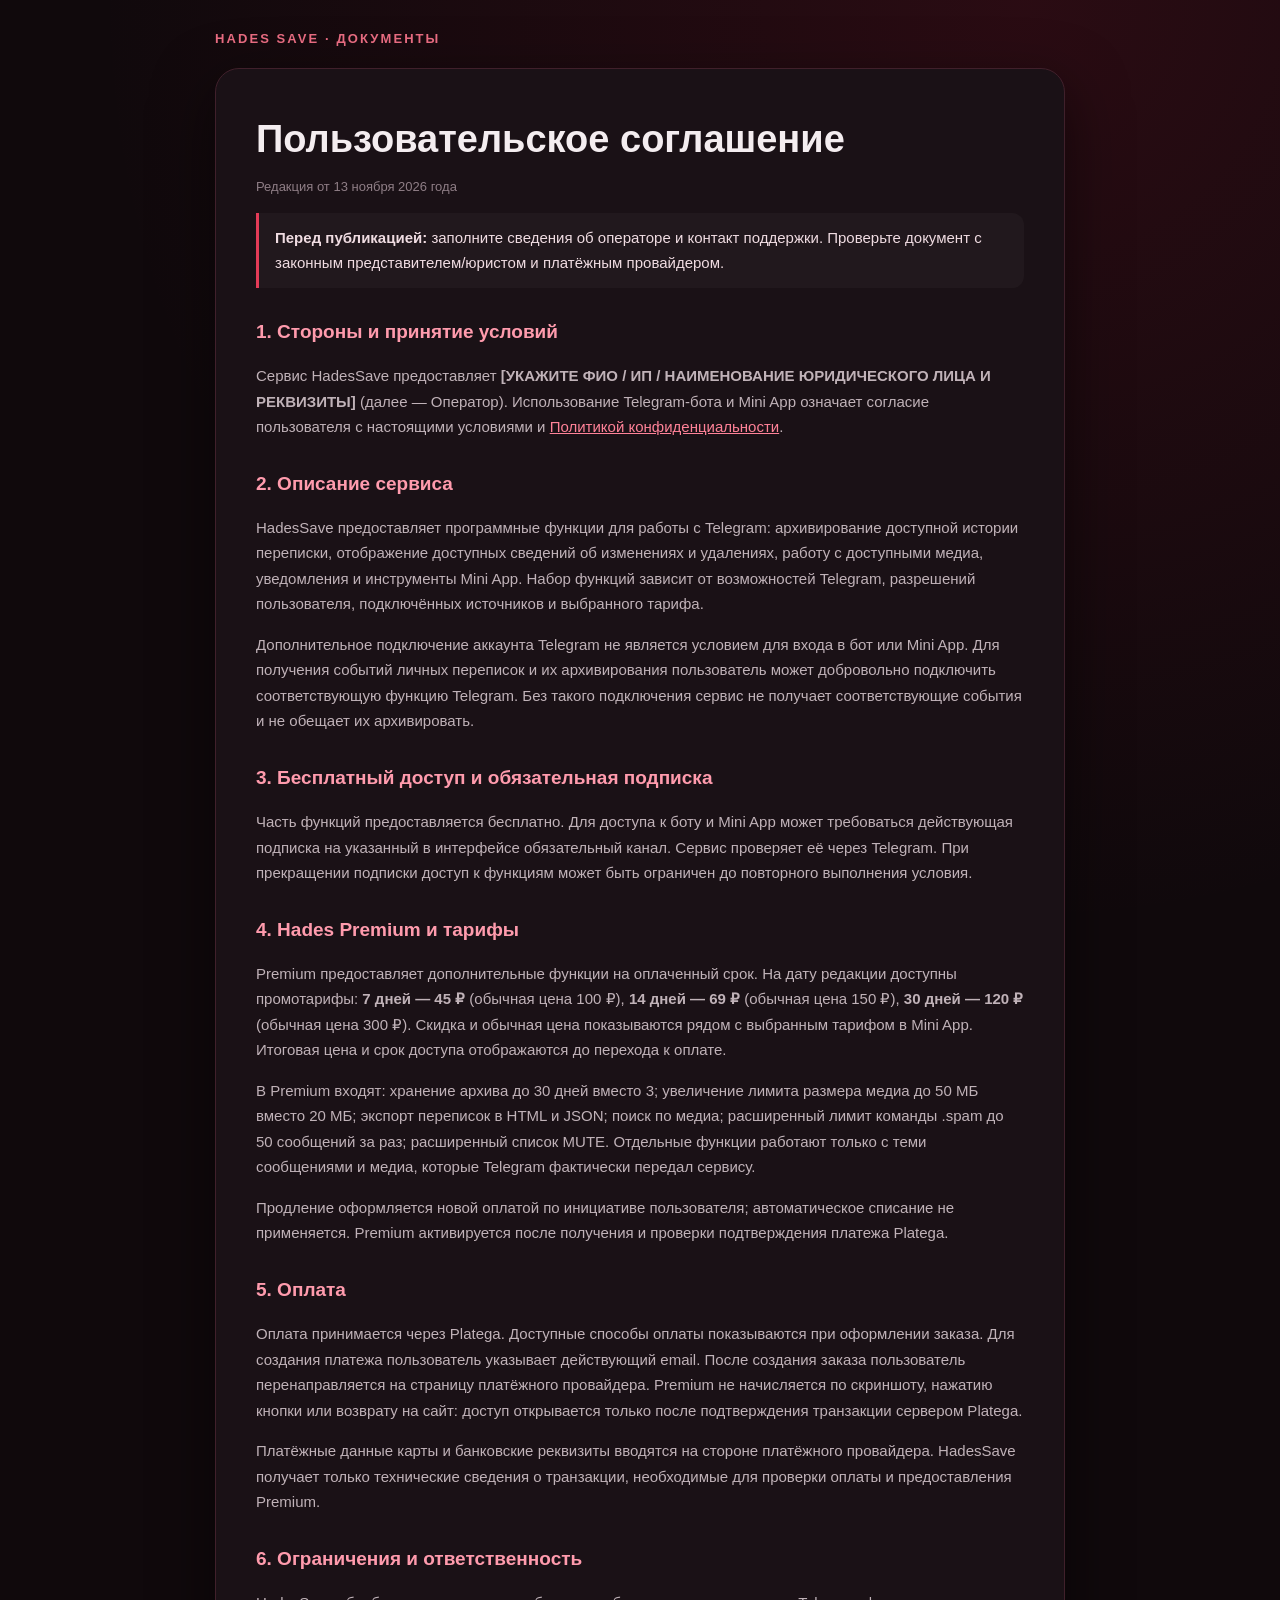
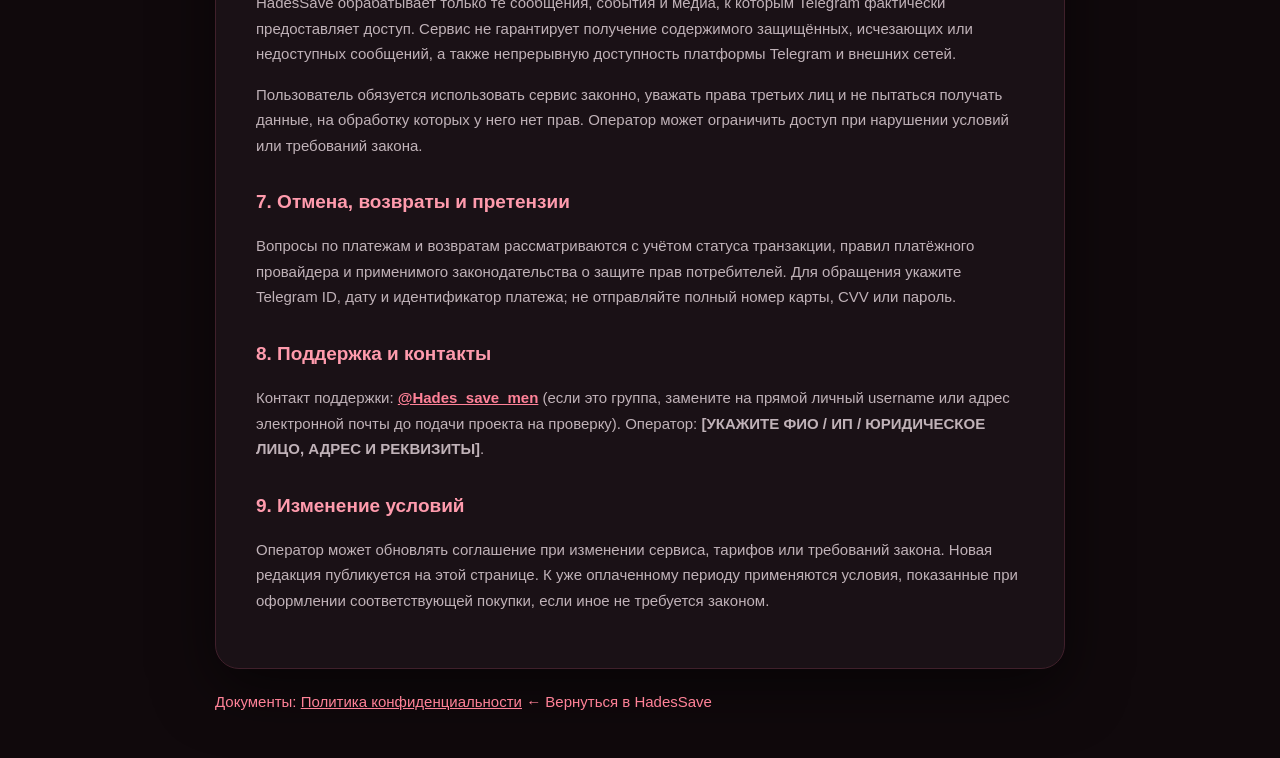
<file: offer.html>
<!doctype html>
<html lang="ru">
<head>
  <meta charset="utf-8"><meta name="viewport" content="width=device-width,initial-scale=1">
  <meta name="theme-color" content="#10090c"><title>Пользовательское соглашение — HadesSave</title>
  <style>
    :root{color-scheme:dark;--bg:#10090c;--card:#1a1116;--line:#40202b;--text:#f4edf0;--muted:#c0b2b8;--accent:#e43b57}
    *{box-sizing:border-box}body{margin:0;background:radial-gradient(circle at 80% 0,rgba(180,25,55,.16),transparent 36%),var(--bg);color:var(--text);font:15px/1.7 Manrope,Arial,sans-serif;padding:28px 16px}
    main{max-width:850px;margin:0 auto}.brand{font-size:13px;letter-spacing:.16em;color:#e66b80;font-weight:800}.card{margin-top:18px;padding:clamp(20px,5vw,40px);background:var(--card);border:1px solid var(--line);border-radius:24px;box-shadow:0 20px 60px #0008}h1{font-size:clamp(26px,5vw,38px);line-height:1.2;margin:8px 0 8px}h2{font-size:19px;margin:28px 0 8px;color:#ff9bad}p,li{color:var(--muted)}a{color:#ff8298}.date{color:#8f7e86;font-size:13px}.warning{border-left:3px solid var(--accent);padding:12px 16px;background:#ffffff08;border-radius:0 12px 12px 0;color:#f0dce2}.back{display:inline-block;margin-top:20px;color:#ff8298;text-decoration:none}
  </style>
</head>
<body><main>
  <div class="brand">HADES SAVE · ДОКУМЕНТЫ</div>
  <section class="card">
    <h1>Пользовательское соглашение</h1>
    <p class="date">Редакция от 13 ноября 2026 года</p>
    <p class="warning"><b>Перед публикацией:</b> заполните сведения об операторе и контакт поддержки. Проверьте документ с законным представителем/юристом и платёжным провайдером.</p>

    <h2>1. Стороны и принятие условий</h2>
    <p>Сервис HadesSave предоставляет <b>[УКАЖИТЕ ФИО / ИП / НАИМЕНОВАНИЕ ЮРИДИЧЕСКОГО ЛИЦА И РЕКВИЗИТЫ]</b> (далее — Оператор). Использование Telegram-бота и Mini App означает согласие пользователя с настоящими условиями и <a href="privacy.html">Политикой конфиденциальности</a>.</p>

    <h2>2. Описание сервиса</h2>
    <p>HadesSave предоставляет программные функции для работы с Telegram: архивирование доступной истории переписки, отображение доступных сведений об изменениях и удалениях, работу с доступными медиа, уведомления и инструменты Mini App. Набор функций зависит от возможностей Telegram, разрешений пользователя, подключённых источников и выбранного тарифа.</p>
    <p>Дополнительное подключение аккаунта Telegram не является условием для входа в бот или Mini App. Для получения событий личных переписок и их архивирования пользователь может добровольно подключить соответствующую функцию Telegram. Без такого подключения сервис не получает соответствующие события и не обещает их архивировать.</p>

    <h2>3. Бесплатный доступ и обязательная подписка</h2>
    <p>Часть функций предоставляется бесплатно. Для доступа к боту и Mini App может требоваться действующая подписка на указанный в интерфейсе обязательный канал. Сервис проверяет её через Telegram. При прекращении подписки доступ к функциям может быть ограничен до повторного выполнения условия.</p>

    <h2>4. Hades Premium и тарифы</h2>
    <p>Premium предоставляет дополнительные функции на оплаченный срок. На дату редакции доступны промотарифы: <b>7 дней — 45 ₽</b> (обычная цена 100 ₽), <b>14 дней — 69 ₽</b> (обычная цена 150 ₽), <b>30 дней — 120 ₽</b> (обычная цена 300 ₽). Скидка и обычная цена показываются рядом с выбранным тарифом в Mini App. Итоговая цена и срок доступа отображаются до перехода к оплате.</p>
    <p>В Premium входят: хранение архива до 30 дней вместо 3; увеличение лимита размера медиа до 50 МБ вместо 20 МБ; экспорт переписок в HTML и JSON; поиск по медиа; расширенный лимит команды .spam до 50 сообщений за раз; расширенный список MUTE. Отдельные функции работают только с теми сообщениями и медиа, которые Telegram фактически передал сервису.</p>
    <p>Продление оформляется новой оплатой по инициативе пользователя; автоматическое списание не применяется. Premium активируется после получения и проверки подтверждения платежа Platega.</p>

    <h2>5. Оплата</h2>
    <p>Оплата принимается через Platega. Доступные способы оплаты показываются при оформлении заказа. Для создания платежа пользователь указывает действующий email. После создания заказа пользователь перенаправляется на страницу платёжного провайдера. Premium не начисляется по скриншоту, нажатию кнопки или возврату на сайт: доступ открывается только после подтверждения транзакции сервером Platega.</p>
    <p>Платёжные данные карты и банковские реквизиты вводятся на стороне платёжного провайдера. HadesSave получает только технические сведения о транзакции, необходимые для проверки оплаты и предоставления Premium.</p>

    <h2>6. Ограничения и ответственность</h2>
    <p>HadesSave обрабатывает только те сообщения, события и медиа, к которым Telegram фактически предоставляет доступ. Сервис не гарантирует получение содержимого защищённых, исчезающих или недоступных сообщений, а также непрерывную доступность платформы Telegram и внешних сетей.</p>
    <p>Пользователь обязуется использовать сервис законно, уважать права третьих лиц и не пытаться получать данные, на обработку которых у него нет прав. Оператор может ограничить доступ при нарушении условий или требований закона.</p>

    <h2>7. Отмена, возвраты и претензии</h2>
    <p>Вопросы по платежам и возвратам рассматриваются с учётом статуса транзакции, правил платёжного провайдера и применимого законодательства о защите прав потребителей. Для обращения укажите Telegram ID, дату и идентификатор платежа; не отправляйте полный номер карты, CVV или пароль.</p>

    <h2>8. Поддержка и контакты</h2>
    <p>Контакт поддержки: <b><a href="https://t.me/Hades_save_men" target="_blank" rel="noopener">@Hades_save_men</a></b> (если это группа, замените на прямой личный username или адрес электронной почты до подачи проекта на проверку). Оператор: <b>[УКАЖИТЕ ФИО / ИП / ЮРИДИЧЕСКОЕ ЛИЦО, АДРЕС И РЕКВИЗИТЫ]</b>.</p>

    <h2>9. Изменение условий</h2>
    <p>Оператор может обновлять соглашение при изменении сервиса, тарифов или требований закона. Новая редакция публикуется на этой странице. К уже оплаченному периоду применяются условия, показанные при оформлении соответствующей покупки, если иное не требуется законом.</p>
  </section>
  <p class="back">Документы: <a href="privacy.html">Политика конфиденциальности</a></p>
  <a class="back" href="./">← Вернуться в HadesSave</a>
</main></body></html>
</file>
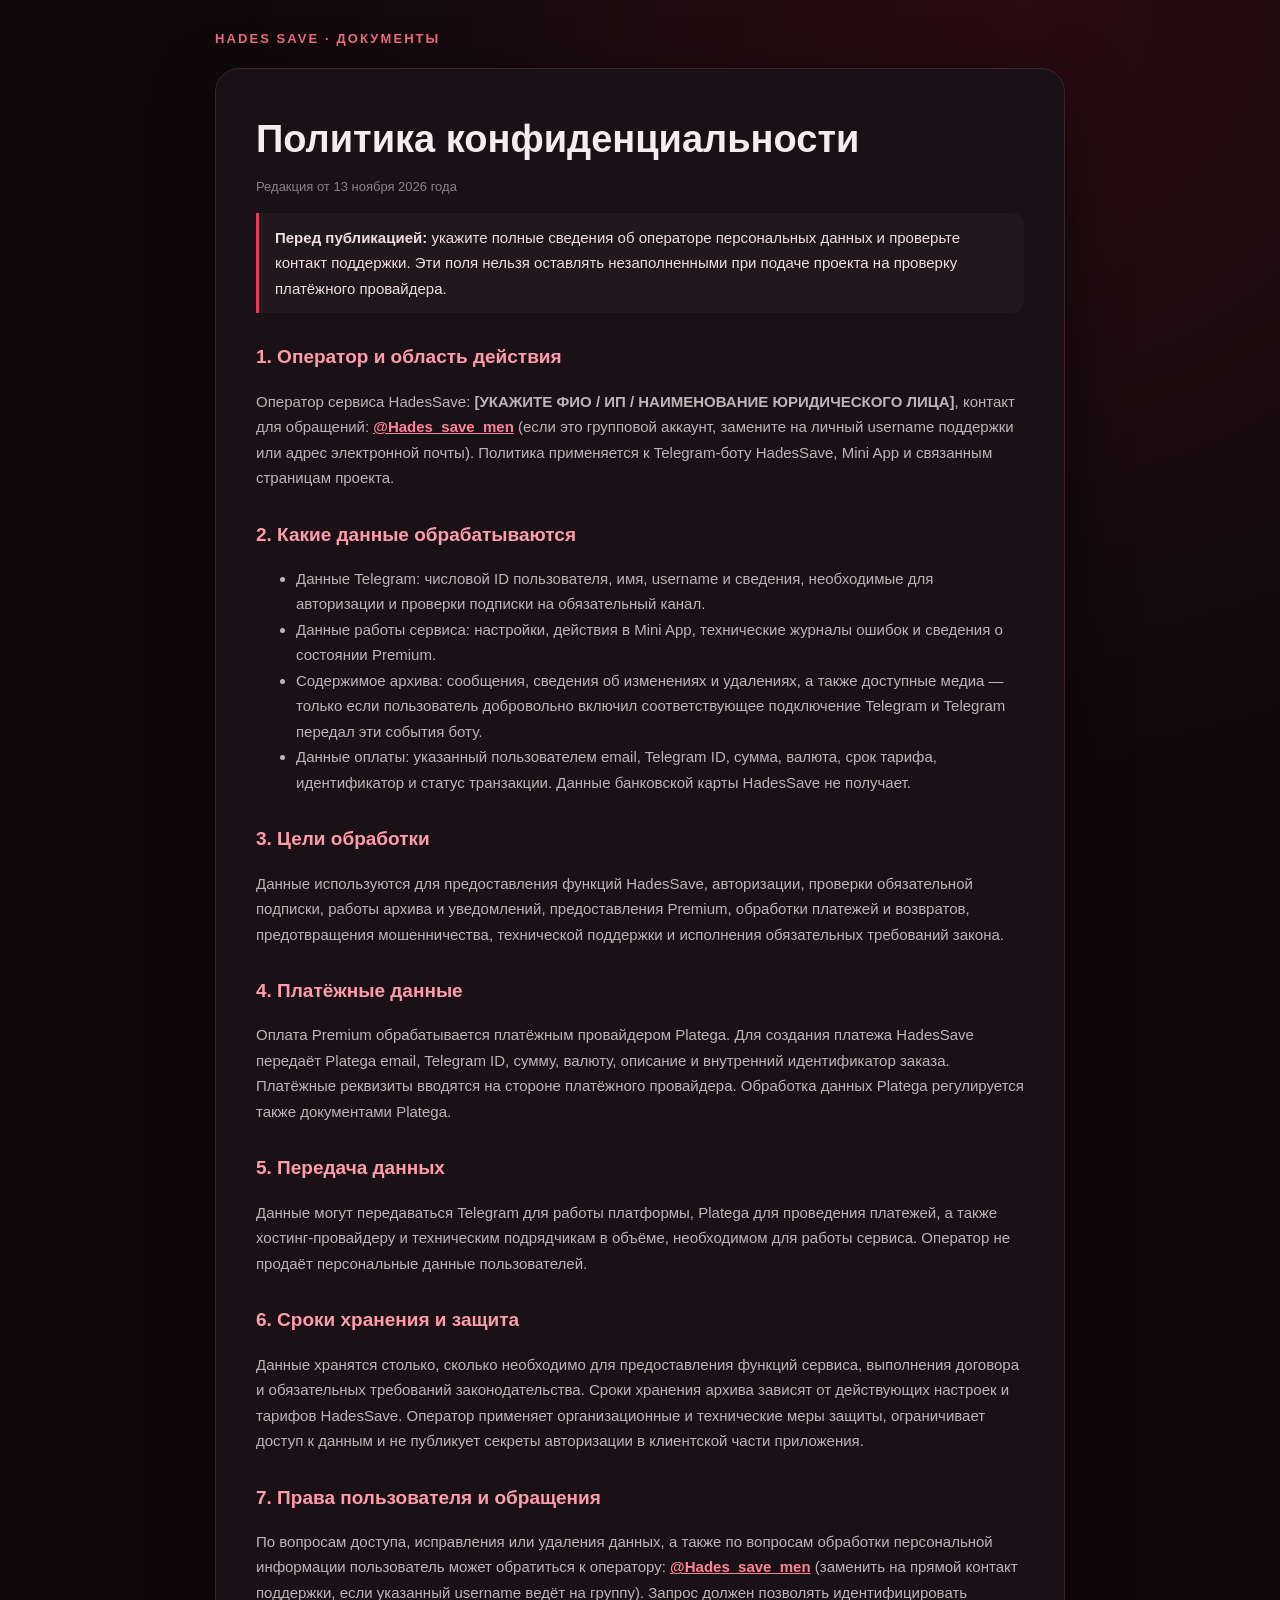
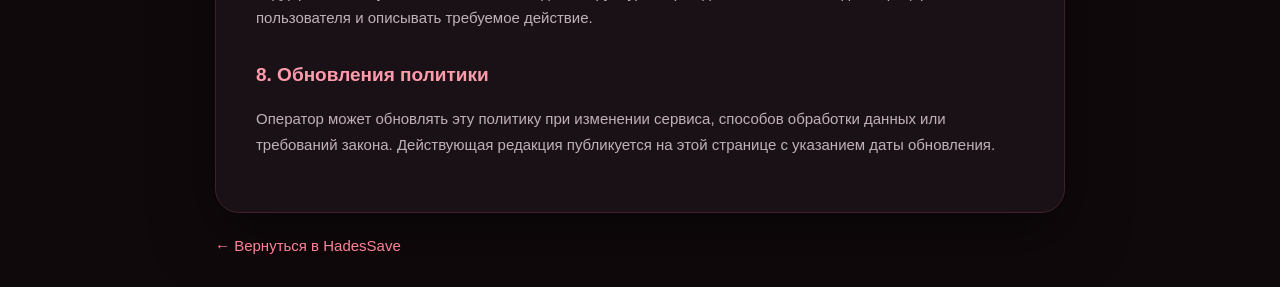
<file: privacy.html>
<!doctype html>
<html lang="ru">
<head>
  <meta charset="utf-8"><meta name="viewport" content="width=device-width,initial-scale=1">
  <meta name="theme-color" content="#10090c"><title>Политика конфиденциальности — HadesSave</title>
  <style>
    :root{color-scheme:dark;--bg:#10090c;--card:#1a1116;--line:#40202b;--text:#f4edf0;--muted:#c0b2b8;--accent:#e43b57}
    *{box-sizing:border-box}body{margin:0;background:radial-gradient(circle at 80% 0,rgba(180,25,55,.16),transparent 36%),var(--bg);color:var(--text);font:15px/1.7 Manrope,Arial,sans-serif;padding:28px 16px}
    main{max-width:850px;margin:0 auto}.brand{font-size:13px;letter-spacing:.16em;color:#e66b80;font-weight:800}.card{margin-top:18px;padding:clamp(20px,5vw,40px);background:var(--card);border:1px solid var(--line);border-radius:24px;box-shadow:0 20px 60px #0008}h1{font-size:clamp(26px,5vw,38px);line-height:1.2;margin:8px 0 8px}h2{font-size:19px;margin:28px 0 8px;color:#ff9bad}p,li{color:var(--muted)}a{color:#ff8298}.date{color:#8f7e86;font-size:13px}.warning{border-left:3px solid var(--accent);padding:12px 16px;background:#ffffff08;border-radius:0 12px 12px 0;color:#f0dce2}.back{display:inline-block;margin-top:20px;color:#ff8298;text-decoration:none}
  </style>
</head>
<body><main>
  <div class="brand">HADES SAVE · ДОКУМЕНТЫ</div>
  <section class="card">
    <h1>Политика конфиденциальности</h1>
    <p class="date">Редакция от 13 ноября 2026 года</p>
    <p class="warning"><b>Перед публикацией:</b> укажите полные сведения об операторе персональных данных и проверьте контакт поддержки. Эти поля нельзя оставлять незаполненными при подаче проекта на проверку платёжного провайдера.</p>

    <h2>1. Оператор и область действия</h2>
    <p>Оператор сервиса HadesSave: <b>[УКАЖИТЕ ФИО / ИП / НАИМЕНОВАНИЕ ЮРИДИЧЕСКОГО ЛИЦА]</b>, контакт для обращений: <b><a href="https://t.me/Hades_save_men" target="_blank" rel="noopener">@Hades_save_men</a></b> (если это групповой аккаунт, замените на личный username поддержки или адрес электронной почты). Политика применяется к Telegram-боту HadesSave, Mini App и связанным страницам проекта.</p>

    <h2>2. Какие данные обрабатываются</h2>
    <ul>
      <li>Данные Telegram: числовой ID пользователя, имя, username и сведения, необходимые для авторизации и проверки подписки на обязательный канал.</li>
      <li>Данные работы сервиса: настройки, действия в Mini App, технические журналы ошибок и сведения о состоянии Premium.</li>
      <li>Содержимое архива: сообщения, сведения об изменениях и удалениях, а также доступные медиа — только если пользователь добровольно включил соответствующее подключение Telegram и Telegram передал эти события боту.</li>
      <li>Данные оплаты: указанный пользователем email, Telegram ID, сумма, валюта, срок тарифа, идентификатор и статус транзакции. Данные банковской карты HadesSave не получает.</li>
    </ul>

    <h2>3. Цели обработки</h2>
    <p>Данные используются для предоставления функций HadesSave, авторизации, проверки обязательной подписки, работы архива и уведомлений, предоставления Premium, обработки платежей и возвратов, предотвращения мошенничества, технической поддержки и исполнения обязательных требований закона.</p>

    <h2>4. Платёжные данные</h2>
    <p>Оплата Premium обрабатывается платёжным провайдером Platega. Для создания платежа HadesSave передаёт Platega email, Telegram ID, сумму, валюту, описание и внутренний идентификатор заказа. Платёжные реквизиты вводятся на стороне платёжного провайдера. Обработка данных Platega регулируется также документами Platega.</p>

    <h2>5. Передача данных</h2>
    <p>Данные могут передаваться Telegram для работы платформы, Platega для проведения платежей, а также хостинг-провайдеру и техническим подрядчикам в объёме, необходимом для работы сервиса. Оператор не продаёт персональные данные пользователей.</p>

    <h2>6. Сроки хранения и защита</h2>
    <p>Данные хранятся столько, сколько необходимо для предоставления функций сервиса, выполнения договора и обязательных требований законодательства. Сроки хранения архива зависят от действующих настроек и тарифов HadesSave. Оператор применяет организационные и технические меры защиты, ограничивает доступ к данным и не публикует секреты авторизации в клиентской части приложения.</p>

    <h2>7. Права пользователя и обращения</h2>
    <p>По вопросам доступа, исправления или удаления данных, а также по вопросам обработки персональной информации пользователь может обратиться к оператору: <b><a href="https://t.me/Hades_save_men" target="_blank" rel="noopener">@Hades_save_men</a></b> (заменить на прямой контакт поддержки, если указанный username ведёт на группу). Запрос должен позволять идентифицировать пользователя и описывать требуемое действие.</p>

    <h2>8. Обновления политики</h2>
    <p>Оператор может обновлять эту политику при изменении сервиса, способов обработки данных или требований закона. Действующая редакция публикуется на этой странице с указанием даты обновления.</p>
  </section>
  <a class="back" href="./hadesApp/">← Вернуться в HadesSave</a>
</main></body></html>
</file>
<file: mini-app.css>
/* HadesSave · MIDNIGHT ARCHIVE — 6 тем × 6 акцентов */

:root{
  --ink-950:#05070d; --ink-900:#070a12; --ink-850:#0a0e1a; --ink-800:#0d1322;
  --ink-750:#111829; --ink-700:#161f36; --ink-650:#1c2742; --ink-600:#243352;
  --surface:rgba(255,255,255,.042); --surface-2:rgba(255,255,255,.068); --surface-3:rgba(255,255,255,.1);
  --scrim:rgba(3,5,11,.78);
  --bg-glow-1:rgba(77,132,255,.17); --bg-glow-2:rgba(245,196,81,.075); --bg-glow-3:rgba(34,211,238,.07);
  --bubble-in:#18223a; --bubble-in-2:#141c30; --bubble-out-a:#2f5fa8; --bubble-out-b:#22417f;
  --chat-bg:#0b0f17;
  --sapphire:#4d84ff; --sapphire-deep:#2f5fd6; --sapphire-soft:rgba(77,132,255,.15);
  --gold:#f5c451; --gold-deep:#dfaa2e; --gold-soft:rgba(245,196,81,.14);
  --cyan:#22d3ee; --cyan-soft:rgba(34,211,238,.14);
  --violet:#a78bfa; --violet-soft:rgba(167,139,250,.15);
  --magenta:#f472b6; --magenta-soft:rgba(244,114,182,.15);
  --lime:#a3e635; --lime-soft:rgba(163,230,53,.14);
  --amber:#fb923c; --amber-soft:rgba(251,146,60,.15);
  --rose:#ff5d73; --rose-soft:rgba(255,93,115,.14);
  --green:#34d399; --green-soft:rgba(52,211,153,.14);
  --success:var(--green); --warning:var(--amber); --danger:var(--rose); --info:var(--cyan);
  --text:#eef3fb; --text-2:#b6c2d6; --muted:#8b9ab4; --dim:#5d6b86;
  --line:rgba(148,175,225,.12); --line-2:rgba(148,175,225,.2); --line-3:rgba(148,175,225,.32);
  --accent:var(--sapphire); --accent-deep:var(--sapphire-deep); --accent-soft:var(--sapphire-soft); --accent-ink:#ffffff;
  --r-xs:8px; --r-sm:11px; --r-md:14px; --r-lg:18px; --r-xl:22px; --r-2xl:28px; --r-pill:999px;
  --sh-1:0 2px 8px rgba(2,5,12,.4); --sh-2:0 10px 30px rgba(2,5,12,.42); --sh-3:0 24px 64px rgba(2,5,12,.6);
  --nav-h:76px; --ease:cubic-bezier(.22,.85,.28,1); --row-h:72px;
}

body[data-theme="obsidian"]{
  --ink-950:#060608; --ink-900:#0a0a0d; --ink-850:#0e0e12; --ink-800:#131318;
  --ink-750:#17171e; --ink-700:#1d1d25; --ink-650:#25252f; --ink-600:#2f2f3b;
  --bg-glow-1:rgba(154,164,181,.09); --bg-glow-2:rgba(255,255,255,.035); --bg-glow-3:rgba(120,130,150,.05);
  --line:rgba(200,210,230,.11); --line-2:rgba(200,210,230,.18); --line-3:rgba(200,210,230,.3);
  --bubble-in:#1b1b22; --bubble-in-2:#16161c; --chat-bg:#0a0a0d;
  --text:#f2f3f7; --text-2:#c2c6d0; --muted:#9498a6; --dim:#6a6e7c;
}
body[data-theme="abyss"]{
  --ink-950:#02090f; --ink-900:#04121a; --ink-850:#061a24; --ink-800:#08222e;
  --ink-750:#0b2b39; --ink-700:#0e3543; --ink-650:#12414f; --ink-600:#17505f;
  --bg-glow-1:rgba(34,211,238,.16); --bg-glow-2:rgba(52,211,153,.07); --bg-glow-3:rgba(77,132,255,.08);
  --line:rgba(120,215,235,.13); --line-2:rgba(120,215,235,.22); --line-3:rgba(120,215,235,.34);
  --bubble-in:#0c2c3a; --bubble-in-2:#0a2431; --bubble-out-a:#0e7490; --bubble-out-b:#0b5566; --chat-bg:#04121a;
  --text:#e8fbff; --text-2:#a9d5e2; --muted:#7fabb9; --dim:#548091;
}
body[data-theme="plum"]{
  --ink-950:#0a0512; --ink-900:#130a1e; --ink-850:#180e26; --ink-800:#1e1230;
  --ink-750:#25183a; --ink-700:#2c1a45; --ink-650:#362254; --ink-600:#412b64;
  --bg-glow-1:rgba(167,139,250,.18); --bg-glow-2:rgba(244,114,182,.08); --bg-glow-3:rgba(77,132,255,.07);
  --line:rgba(190,160,255,.14); --line-2:rgba(190,160,255,.23); --line-3:rgba(190,160,255,.35);
  --bubble-in:#241640; --bubble-in-2:#1d1234; --bubble-out-a:#6d43c9; --bubble-out-b:#4c2f96; --chat-bg:#130a1e;
  --text:#f5efff; --text-2:#cdbfe6; --muted:#a394c0; --dim:#75689a;
}
body[data-theme="forest"]{
  --ink-950:#040d0a; --ink-900:#071410; --ink-850:#0a1c16; --ink-800:#0d241c;
  --ink-750:#102d23; --ink-700:#123026; --ink-650:#174033; --ink-600:#1d4f3f;
  --bg-glow-1:rgba(52,211,153,.16); --bg-glow-2:rgba(163,230,53,.07); --bg-glow-3:rgba(34,211,238,.06);
  --line:rgba(130,225,190,.13); --line-2:rgba(130,225,190,.22); --line-3:rgba(130,225,190,.34);
  --bubble-in:#0f2c22; --bubble-in-2:#0c241c; --bubble-out-a:#15803d; --bubble-out-b:#0f5f2d; --chat-bg:#071410;
  --text:#e9fbf3; --text-2:#aed8c6; --muted:#84b39f; --dim:#5a8574;
}
body[data-theme="dune"]{
  --ink-950:#0d0a06; --ink-900:#15100a; --ink-850:#1b150e; --ink-800:#221a12;
  --ink-750:#2a2016; --ink-700:#33261a; --ink-650:#3f3021; --ink-600:#4c3b29;
  --bg-glow-1:rgba(245,196,81,.16); --bg-glow-2:rgba(251,146,60,.08); --bg-glow-3:rgba(163,230,53,.05);
  --line:rgba(235,205,160,.14); --line-2:rgba(235,205,160,.23); --line-3:rgba(235,205,160,.35);
  --bubble-in:#2a2016; --bubble-in-2:#221a12; --bubble-out-a:#a16207; --bubble-out-b:#7c4a06; --chat-bg:#15100a;
  --text:#fdf6e9; --text-2:#dcc9ab; --muted:#b39c7d; --dim:#87715a;
}

body[data-accent="gold"]{--accent:var(--gold);--accent-deep:var(--gold-deep);--accent-soft:var(--gold-soft);--accent-ink:#241a05}
body[data-accent="cyan"]{--accent:var(--cyan);--accent-deep:#0ea5c4;--accent-soft:var(--cyan-soft);--accent-ink:#04222a}
body[data-accent="magenta"]{--accent:var(--magenta);--accent-deep:#db4f96;--accent-soft:var(--magenta-soft);--accent-ink:#2b0a1c}
body[data-accent="lime"]{--accent:var(--lime);--accent-deep:#7fbf1a;--accent-soft:var(--lime-soft);--accent-ink:#15200a}
body[data-accent="violet"]{--accent:var(--violet);--accent-deep:#7c5cf0;--accent-soft:var(--violet-soft);--accent-ink:#1a0f33}
body[data-density="compact"]{--row-h:58px}

*,*::before,*::after{box-sizing:border-box;margin:0;padding:0;-webkit-tap-highlight-color:transparent}
html,body{min-height:100%}
body{background:var(--ink-900);color:var(--text);font-family:'Inter',-apple-system,BlinkMacSystemFont,'Segoe UI',Roboto,sans-serif;font-size:15px;line-height:1.5;letter-spacing:-.011em;-webkit-font-smoothing:antialiased;-moz-osx-font-smoothing:grayscale}
body.mini-app-body{
  background:
    radial-gradient(ellipse 80% 50% at 12% -8%,var(--bg-glow-1),transparent 58%),
    radial-gradient(ellipse 60% 42% at 96% 2%,var(--bg-glow-2),transparent 52%),
    radial-gradient(ellipse 70% 46% at 50% 108%,var(--bg-glow-3),transparent 56%),
    linear-gradient(180deg,var(--ink-850) 0%,var(--ink-900) 42%,var(--ink-950) 100%);
  background-attachment:fixed;padding-bottom:calc(var(--nav-h) + env(safe-area-inset-bottom));overflow-x:hidden;transition:background .4s ease,color .3s ease}
body::before{content:'';position:fixed;inset:0;z-index:0;pointer-events:none;opacity:.5;background-image:url("data:image/svg+xml,%3Csvg xmlns='http://www.w3.org/2000/svg' width='140' height='140'%3E%3Cfilter id='n'%3E%3CfeTurbulence type='fractalNoise' baseFrequency='.85' numOctaves='3'/%3E%3CfeColorMatrix type='saturate' values='0'/%3E%3C/filter%3E%3Crect width='140' height='140' filter='url(%23n)' opacity='.045'/%3E%3C/svg%3E")}
img{max-width:100%;display:block}
button,input,select,textarea{font:inherit;color:inherit}
button{background:none;border:0;cursor:pointer}
a{color:var(--accent);text-decoration:none}
h1,h2,h3,h4,b,strong{letter-spacing:-.028em;font-weight:700}
.hidden{display:none!important}
.full-width{width:100%}
.svg-defs{position:absolute;width:0;height:0;overflow:hidden;pointer-events:none}
.icon{width:22px;height:22px;fill:none;stroke:currentColor;stroke-width:1.75;stroke-linecap:round;stroke-linejoin:round;flex:0 0 auto;display:inline-block;overflow:visible;shape-rendering:geometricPrecision}

*{scrollbar-width:thin;scrollbar-color:var(--accent-soft) transparent}
::-webkit-scrollbar{width:8px;height:8px}
::-webkit-scrollbar-track{background:var(--surface);border-radius:var(--r-pill)}
::-webkit-scrollbar-thumb{background:linear-gradient(180deg,var(--accent),var(--accent-deep));border-radius:var(--r-pill);border:2px solid transparent;background-clip:padding-box}
::-webkit-scrollbar-corner{background:transparent}

.hs-app{position:relative;z-index:1;width:100%;max-width:660px;min-height:100dvh;margin:0 auto;padding:max(10px,env(safe-area-inset-top)) 0 26px}
.page{display:none;padding:14px 18px 28px}
.page.active{display:block}
.page.active>*{animation:riseIn .42s var(--ease) both}
.page.active>*:nth-child(1){animation-delay:.02s}
.page.active>*:nth-child(2){animation-delay:.06s}
.page.active>*:nth-child(3){animation-delay:.1s}
.page.active>*:nth-child(4){animation-delay:.14s}
.page.active>*:nth-child(5){animation-delay:.18s}
.page.active>*:nth-child(n+6){animation-delay:.22s}
@keyframes riseIn{from{opacity:0;transform:translateY(14px)}to{opacity:1;transform:none}}
[data-reveal]{opacity:0;transform:translateY(18px);transition:opacity .55s var(--ease),transform .55s var(--ease)}
[data-reveal].revealed{opacity:1;transform:none}
.page.active>[data-reveal]{animation:none}

.preloader{position:fixed;inset:0;z-index:4000;display:flex;flex-direction:column;align-items:center;justify-content:center;gap:18px;background:radial-gradient(ellipse at 50% 30%,var(--accent-soft),transparent 60%),var(--ink-900)}
.preloader.hidden{display:none}
.preloader-mark{width:64px;height:64px;display:grid;place-items:center;border-radius:20px;color:var(--accent);background:var(--accent-soft);border:1px solid var(--line-2);animation:floaty 2.6s ease-in-out infinite}
.preloader-mark .icon{width:30px;height:30px;flex:0 0 30px}
@keyframes floaty{0%,100%{transform:translateY(0)}50%{transform:translateY(-7px)}}
.spinner{width:34px;height:34px;border:3px solid var(--line);border-top-color:var(--accent);border-right-color:var(--cyan);border-radius:50%;animation:spin .8s linear infinite}
@keyframes spin{to{transform:rotate(360deg)}}
.preloader-text{color:var(--muted);font-size:13px;font-weight:500}
.launch-error{padding:60px 26px;text-align:center;color:var(--text);font-size:15px;line-height:1.6}

.home-brandbar{display:flex;align-items:center;gap:12px;padding:6px 2px 16px}
.home-brand-mark{display:grid;place-items:center;width:44px;height:44px;flex:0 0 44px;border-radius:15px;color:var(--accent);background:linear-gradient(150deg,var(--accent-soft),var(--surface));border:1px solid var(--line-2);box-shadow:inset 0 1px rgba(255,255,255,.08)}
.home-brand-mark .icon{width:24px;height:24px;flex:0 0 24px}
.home-brand-copy{min-width:0;display:flex;flex-direction:column;gap:1px}
.home-brand-copy b{font-size:19px;font-weight:800;color:var(--text)}
.home-brand-copy small{font-size:11px;color:var(--muted)}

.home-hero{position:relative;display:flex;align-items:center;min-height:214px;overflow:hidden;isolation:isolate;margin:2px 0 14px;padding:24px 20px;border:1px solid var(--line-2);border-radius:var(--r-2xl);background:linear-gradient(135deg,var(--accent-soft),var(--ink-800) 52%,var(--surface));box-shadow:var(--sh-2),inset 0 1px rgba(255,255,255,.07)}
.hero-mesh{position:absolute;inset:-30%;z-index:-2;background:radial-gradient(circle at 78% 22%,var(--accent-soft),transparent 42%),radial-gradient(circle at 92% 88%,var(--gold-soft),transparent 40%),radial-gradient(circle at 40% 96%,var(--cyan-soft),transparent 44%),radial-gradient(circle at 12% 8%,var(--violet-soft),transparent 40%);filter:blur(14px);animation:meshDrift 22s ease-in-out infinite alternate}
@keyframes meshDrift{0%{transform:translate3d(0,0,0) scale(1)}50%{transform:translate3d(-4%,3%,0) scale(1.08)}100%{transform:translate3d(3%,-3%,0) scale(1.04)}}
.hero-grain{position:absolute;inset:0;z-index:-1;opacity:.5;background-image:url("data:image/svg+xml,%3Csvg xmlns='http://www.w3.org/2000/svg' width='120' height='120'%3E%3Cfilter id='g'%3E%3CfeTurbulence type='fractalNoise' baseFrequency='.9' numOctaves='2'/%3E%3C/filter%3E%3Crect width='120' height='120' filter='url(%23g)' opacity='.06'/%3E%3C/svg%3E")}
.home-hero-copy{position:relative;z-index:2;width:70%;max-width:340px}
.home-hero-kicker{display:block;color:var(--accent);font-size:9px;font-weight:800;letter-spacing:.2em}
.home-hero h1{margin:10px 0 9px;font-size:clamp(27px,7.2vw,36px);line-height:1.04;font-weight:900;color:var(--text)}
.home-hero h1 em{font-style:normal;background:linear-gradient(100deg,var(--gold),#ffe6a8 55%,var(--gold-deep));-webkit-background-clip:text;background-clip:text;-webkit-text-fill-color:transparent}
.home-hero p{max-width:270px;color:var(--text-2);font-size:12px;line-height:1.6}
.hero-actions{display:flex;align-items:center;gap:9px;margin-top:17px}
.home-hero-button{display:inline-flex;align-items:center;gap:9px;min-height:44px;padding:0 19px;border-radius:var(--r-md);color:var(--accent-ink);background:linear-gradient(135deg,var(--accent),var(--accent-deep));box-shadow:0 10px 26px rgba(2,5,12,.4),inset 0 1px rgba(255,255,255,.24);font-size:13px;font-weight:700;transition:transform .16s var(--ease)}
.home-hero-button:active{transform:scale(.96)}
.home-hero-button .icon{width:17px;height:17px;flex:0 0 17px}
.hero-ghost-button{width:44px;height:44px;display:grid;place-items:center;border:1px solid var(--line-2);border-radius:var(--r-md);background:var(--surface);color:var(--text-2)}
.hero-ghost-button:active{transform:scale(.94)}
.hero-ghost-button .icon{width:19px;height:19px;flex:0 0 19px}
.home-hero-art{position:absolute;z-index:1;right:0;top:0;bottom:0;width:44%;pointer-events:none}
.hero-orbit{position:absolute;border-radius:50%;transform:rotate(-16deg)}
.hero-orbit-one{width:196px;height:196px;right:-24px;top:8px;border:1px solid var(--line-2);animation:orbitSpin 26s linear infinite}
.hero-orbit-two{width:146px;height:146px;right:2px;top:34px;border:1px solid rgba(245,196,81,.2);animation:orbitSpin 18s linear infinite reverse}
.hero-orbit-three{width:98px;height:98px;right:26px;top:58px;border:1px dashed var(--line-3);animation:orbitSpin 12s linear infinite}
@keyframes orbitSpin{to{transform:rotate(344deg)}}
.hero-crown{position:absolute;top:60px;right:36px;display:grid;place-items:center;width:84px;height:84px;border:1px solid rgba(245,196,81,.34);border-radius:26px;color:var(--gold);background:linear-gradient(150deg,var(--gold-soft),var(--ink-800));box-shadow:0 0 40px rgba(245,196,81,.14),inset 0 1px rgba(255,255,255,.12);transform:rotate(8deg);animation:crownFloat 5.5s ease-in-out infinite}
@keyframes crownFloat{0%,100%{transform:rotate(8deg) translateY(0)}50%{transform:rotate(5deg) translateY(-8px)}}
.hero-crown .icon{width:44px;height:44px;flex:0 0 44px;stroke-width:1.5}
.hero-art-glow{position:absolute;right:38px;bottom:18px;width:82px;height:24px;border-radius:50%;background:var(--accent-soft);filter:blur(20px)}
.hero-spark{position:absolute;width:4px;height:4px;border-radius:50%;background:var(--cyan)}
.hero-spark.s1{right:130px;top:36px;animation:sparkle 3.4s ease-in-out infinite}
.hero-spark.s2{right:22px;top:150px;background:var(--gold);animation:sparkle 4.2s ease-in-out .8s infinite}
.hero-spark.s3{right:96px;top:184px;background:var(--magenta);animation:sparkle 3.8s ease-in-out 1.6s infinite}
@keyframes sparkle{0%,100%{opacity:0;transform:scale(.4)}50%{opacity:1;transform:scale(1.3)}}

.user-header{display:flex;align-items:center;gap:13px;margin:0 0 14px;padding:13px 14px;border:1px solid var(--line);border-radius:var(--r-xl);background:var(--surface);backdrop-filter:blur(18px);-webkit-backdrop-filter:blur(18px)}
.avatar{position:relative;width:54px;height:54px;flex:0 0 54px;display:grid;place-items:center;border-radius:50%;background:linear-gradient(140deg,var(--accent),var(--violet) 60%,var(--cyan));color:#fff;font-weight:800;font-size:21px;overflow:hidden;isolation:isolate;box-shadow:0 0 0 2px var(--accent-soft)}
.avatar-img{position:absolute;inset:0;width:100%;height:100%;object-fit:cover;backface-visibility:hidden;transform:translateZ(0);transition:opacity .28s ease}
.user-info{min-width:0;flex:1}
.name-row{display:flex;align-items:center;gap:8px;flex-wrap:wrap}
.user-info h2{font-size:17px;font-weight:700;color:var(--text);overflow-wrap:anywhere}
.user-id{margin-top:3px;font-family:'JetBrains Mono',ui-monospace,monospace;color:var(--dim);font-size:11px}
.premium-badge{display:inline-flex;padding:3px 9px;border:1px solid rgba(245,196,81,.5);border-radius:var(--r-xs);background:var(--gold-soft);color:var(--gold);font-size:9px;font-weight:800;letter-spacing:.1em}
.premium-timer{display:inline-flex;align-items:center;gap:6px;margin-top:7px;padding:4px 10px;border:1px solid rgba(245,196,81,.24);border-radius:var(--r-xs);background:rgba(245,196,81,.07);color:var(--gold);font-size:11px;font-weight:600;font-variant-numeric:tabular-nums}
.premium-timer .icon{width:13px;height:13px;flex:0 0 13px}
.user-header-go{width:34px;height:34px;display:grid;place-items:center;border:1px solid var(--line);border-radius:var(--r-sm);background:var(--surface);color:var(--muted)}
.user-header-go:active{transform:scale(.92)}
.user-header-go .icon{width:16px;height:16px;flex:0 0 16px}

.stats-grid{display:grid;grid-template-columns:repeat(2,minmax(0,1fr));gap:10px;margin-bottom:20px}
.stat-card{position:relative;overflow:hidden;min-height:88px;padding:15px 16px;display:flex;flex-direction:column;justify-content:center;gap:4px;text-align:left;border:1px solid var(--line);border-radius:var(--r-xl);background:linear-gradient(150deg,var(--surface-2),var(--ink-800));backdrop-filter:blur(16px);-webkit-backdrop-filter:blur(16px);transition:transform .18s var(--ease),border-color .2s}
button.stat-card:hover{transform:translateY(-2px);border-color:var(--line-3);box-shadow:var(--sh-2)}
button.stat-card:active{transform:scale(.98)}
.stat-card strong{font-size:27px;line-height:1.02;font-weight:900;color:var(--text);font-variant-numeric:tabular-nums;letter-spacing:-.04em}
.stat-card span{color:var(--muted);font-size:11px;font-weight:600}
.stat-card::after{content:'';position:absolute;right:-24px;top:-24px;width:78px;height:78px;border-radius:50%;background:var(--tone,var(--accent));opacity:.14;filter:blur(14px)}
.stat-glyph{position:absolute;right:13px;top:13px;width:17px;height:17px;flex:0 0 17px;color:var(--tone,var(--accent));opacity:.85}
.tone-sapphire{--tone:var(--sapphire)}.tone-gold{--tone:var(--gold)}.tone-cyan{--tone:var(--cyan)}
.tone-violet{--tone:var(--violet)}.tone-green{--tone:var(--green)}.tone-rose{--tone:var(--rose)}
.tone-amber{--tone:var(--amber)}.tone-lime{--tone:var(--lime)}.tone-magenta{--tone:var(--magenta)}

.home-section-heading{display:flex;align-items:center;justify-content:space-between;gap:12px;margin:0 2px 10px}
.section-label{margin:22px 2px 10px;color:var(--dim);font-size:10px;font-weight:800;letter-spacing:.18em;text-transform:uppercase}
.home-section-heading .section-label{margin:0}
.home-prefix-pencil,.profile-admin-pencil{width:36px;height:36px;display:grid;place-items:center;border:1px solid var(--line-2);border-radius:var(--r-sm);background:var(--accent-soft);color:var(--accent)}
.home-prefix-pencil:active,.profile-admin-pencil:active{transform:scale(.92)}
.home-prefix-pencil .icon,.profile-admin-pencil .icon{width:17px;height:17px;flex:0 0 17px}
.profile-admin-pencil{margin-left:auto;width:40px;height:40px}

.menu-group{overflow:hidden;margin-bottom:14px;border:1px solid var(--line);border-radius:var(--r-xl);background:var(--surface);backdrop-filter:blur(18px);-webkit-backdrop-filter:blur(18px)}
.menu-item{width:100%;min-height:70px;display:flex;align-items:center;gap:13px;padding:13px 15px;border-bottom:1px solid var(--line);color:inherit;text-align:left;text-decoration:none;transition:background .18s}
.menu-item:last-child{border-bottom:0}
.menu-item:hover,.feature-row:hover{background:var(--surface-2)}
.menu-item:active,.feature-row:active{background:var(--surface-3)}
.menu-icon{width:44px;height:44px;display:grid;place-items:center;flex:0 0 44px;border-radius:var(--r-md);border:1px solid transparent;transition:transform .2s var(--ease)}
.menu-item:hover .menu-icon{transform:scale(1.06) rotate(-3deg)}
.menu-icon .icon{width:21px;height:21px;flex:0 0 21px}
.menu-icon.blue{background:var(--sapphire-soft);color:var(--sapphire);border-color:rgba(77,132,255,.24)}
.menu-icon.violet,.menu-icon.purple{background:var(--violet-soft);color:var(--violet);border-color:rgba(167,139,250,.24)}
.menu-icon.green{background:var(--green-soft);color:var(--green);border-color:rgba(52,211,153,.24)}
.menu-icon.red{background:var(--rose-soft);color:var(--rose);border-color:rgba(255,93,115,.24)}
.menu-icon.yellow{background:var(--gold-soft);color:var(--gold);border-color:rgba(245,196,81,.26)}
.menu-icon.cyan{background:var(--cyan-soft);color:var(--cyan);border-color:rgba(34,211,238,.24)}
.menu-icon.gray{background:var(--surface-2);color:var(--text-2);border-color:var(--line)}
.menu-text{display:flex;flex:1;min-width:0;flex-direction:column;gap:2px}
.menu-text b,.feature-row b{font-size:14px;font-weight:600;color:var(--text)}
.menu-text small,.feature-row small{font-size:11px;line-height:1.4;color:var(--muted)}
.menu-tag{padding:3px 8px;border-radius:var(--r-xs);font-size:9px;font-weight:800;background:var(--accent-soft);color:var(--accent)}
.menu-tag.tone-gold{background:var(--gold-soft);color:var(--gold)}
.menu-tag.tone-violet{background:var(--violet-soft);color:var(--violet)}
.chevron{width:17px;height:17px;flex:0 0 17px;color:var(--dim)}
.danger-action .menu-text b{color:var(--rose)}

.home-premium-preview{position:relative;overflow:hidden;margin:4px 0 16px;padding:16px;border:1px solid rgba(245,196,81,.22);border-radius:var(--r-xl);background:linear-gradient(140deg,var(--gold-soft),var(--surface) 62%);backdrop-filter:blur(18px);-webkit-backdrop-filter:blur(18px)}
.home-premium-preview-head{display:flex;align-items:center;gap:11px;margin-bottom:14px}
.home-premium-gem{width:42px;height:42px;flex:0 0 42px;display:grid;place-items:center;border-radius:var(--r-md);background:var(--gold-soft);color:var(--gold);border:1px solid rgba(245,196,81,.28)}
.home-premium-gem .icon{width:21px;height:21px;flex:0 0 21px}
.home-premium-preview-head>div{display:flex;flex:1;min-width:0;flex-direction:column;gap:1px}
.home-premium-preview-head b{font-size:14px;color:var(--text);font-weight:700}
.home-premium-preview-head small{font-size:10px;color:var(--muted)}
.home-premium-more{width:34px;height:34px;display:grid;place-items:center;border:1px solid var(--line);border-radius:var(--r-sm);background:var(--surface);color:var(--muted)}
.home-premium-more .icon{width:16px;height:16px;flex:0 0 16px}
.home-premium-preview-grid{display:grid;grid-template-columns:repeat(2,minmax(0,1fr));gap:8px}
.home-premium-preview-item{display:flex;align-items:center;gap:8px;min-height:44px;padding:9px 11px;border:1px solid var(--line);border-radius:var(--r-md);background:var(--surface);color:var(--text-2);font-size:11px;font-weight:600;line-height:1.3}
.home-premium-preview-item .icon{width:17px;height:17px;flex:0 0 17px;color:var(--gold)}
.home-premium-details{display:flex;align-items:center;justify-content:center;gap:6px;width:100%;margin-top:12px;padding:8px 0 0;color:var(--gold);font-size:12px;font-weight:700}
.home-premium-details .icon{width:15px;height:15px;flex:0 0 15px}

.activity-feed{display:flex;flex-direction:column;gap:8px;margin-bottom:8px}
.activity-item{display:flex;align-items:center;gap:11px;padding:11px 13px;border:1px solid var(--line);border-radius:var(--r-lg);background:var(--surface);transition:background .18s,transform .18s}
.activity-item:hover{background:var(--surface-2);transform:translateX(2px)}
.activity-glyph{width:34px;height:34px;flex:0 0 34px;display:grid;place-items:center;border-radius:var(--r-sm);background:var(--tone-soft,var(--accent-soft));color:var(--tone,var(--accent))}
.activity-glyph .icon{width:17px;height:17px;flex:0 0 17px}
.activity-copy{flex:1;min-width:0;display:flex;flex-direction:column;gap:1px}
.activity-copy b{font-size:12.5px;font-weight:600;color:var(--text);overflow:hidden;text-overflow:ellipsis;white-space:nowrap}
.activity-copy small{font-size:10.5px;color:var(--muted);overflow:hidden;text-overflow:ellipsis;white-space:nowrap}
.activity-item time{font-size:10px;color:var(--dim);white-space:nowrap;font-variant-numeric:tabular-nums}

.page-header{display:flex;align-items:center;gap:12px;min-height:48px;margin:0 0 18px}
.page-header>div{flex:1;min-width:0}
.page-header h2{font-size:23px;font-weight:800;color:var(--text)}
.page-header small{display:block;margin-top:3px;color:var(--muted);font-size:11.5px}
.back-btn,.icon-action{width:42px;height:42px;display:grid;place-items:center;border:1px solid var(--line);border-radius:var(--r-md);background:var(--surface);color:var(--text);flex:0 0 auto;transition:background .18s,transform .16s}
.back-btn:hover,.icon-action:hover{background:var(--surface-2)}
.back-btn:active,.icon-action:active{transform:scale(.93)}
.back-btn .icon{width:20px;height:20px;flex:0 0 20px}
.icon-action{color:var(--accent)}
.icon-action .icon{width:19px;height:19px;flex:0 0 19px}
.icon-action.spinning .icon{animation:spin .7s linear infinite}

.theme-grid{display:grid;grid-template-columns:repeat(3,minmax(0,1fr));gap:9px;margin-bottom:6px}
.theme-tile{display:flex;flex-direction:column;gap:3px;padding:10px;border:1.5px solid var(--line);border-radius:var(--r-lg);background:var(--surface);text-align:left;transition:border-color .2s,transform .16s,background .2s}
.theme-tile:hover{border-color:var(--line-3);transform:translateY(-2px)}
.theme-tile:active{transform:scale(.97)}
.theme-tile.active{border-color:var(--accent);background:var(--accent-soft);box-shadow:0 0 0 1px var(--accent-soft)}
.theme-swatch{position:relative;display:block;height:40px;border-radius:var(--r-sm);border:1px solid var(--line);background:linear-gradient(140deg,var(--t1),var(--t2));overflow:hidden}
.theme-swatch::after{content:'';position:absolute;right:7px;bottom:7px;width:12px;height:12px;border-radius:50%;background:var(--t3);box-shadow:0 0 10px var(--t3)}
.theme-tile b{font-size:11.5px;font-weight:700;color:var(--text)}
.theme-tile small{font-size:9.5px;color:var(--muted);line-height:1.3}
.accent-row{display:flex;gap:10px;flex-wrap:wrap;padding:4px 2px 2px}
.accent-dot{width:38px;height:38px;border-radius:50%;border:2px solid var(--line);background:radial-gradient(circle at 35% 30%,color-mix(in srgb,var(--a) 70%,white),var(--a));transition:transform .16s,border-color .2s,box-shadow .2s}
.accent-dot:hover{transform:scale(1.08)}
.accent-dot:active{transform:scale(.94)}
.accent-dot.active{border-color:var(--text);box-shadow:0 0 0 3px var(--surface-2),0 0 16px var(--a)}

.search-bar{height:48px;display:flex;align-items:center;gap:10px;padding:0 14px;background:var(--surface);backdrop-filter:blur(18px);-webkit-backdrop-filter:blur(18px);border:1px solid var(--line);border-radius:var(--r-lg);margin:0 0 12px;transition:border-color .2s,box-shadow .2s}
.search-bar:focus-within{border-color:var(--accent);box-shadow:0 0 0 3px var(--accent-soft)}
.search-bar .icon{width:18px;height:18px;flex:0 0 18px;color:var(--dim)}
.search-bar input{width:100%;min-width:0;border:0;outline:0;background:transparent;color:var(--text);font-size:14px}
.search-bar input::placeholder{color:var(--dim)}
.search-bar input::-webkit-search-cancel-button{display:none}
.search-clear{width:26px;height:26px;display:grid;place-items:center;border-radius:50%;background:var(--surface-2);color:var(--muted)}
.search-clear .icon{width:13px;height:13px;flex:0 0 13px}

.chats-titlebar{display:flex;justify-content:space-between;align-items:flex-end;gap:12px;margin-bottom:16px}
.chats-titlebar h2{margin:5px 0 3px;font-size:28px;font-weight:900;color:var(--text)}
.chats-titlebar small{color:var(--muted);font-size:11.5px}
.chats-title-actions{display:flex;gap:8px}
.chats-title-icon{display:grid;place-items:center;width:42px;height:42px;border-radius:var(--r-md);color:var(--accent);background:var(--accent-soft);border:1px solid var(--line-2);transition:transform .16s,background .2s}
.chats-title-icon:active{transform:scale(.92)}
.chats-title-icon.is-on{background:var(--accent);color:var(--accent-ink);border-color:transparent}
.chats-title-icon .icon{width:19px;height:19px;flex:0 0 19px}
.archive-toolbar{display:flex;flex-direction:column;gap:10px;margin-bottom:12px}
.archive-filter-tabs{display:flex;gap:6px;overflow-x:auto;padding:2px 0 6px;scroll-snap-type:x proximity}
.archive-filter-tabs::-webkit-scrollbar{height:4px}
.chat-tab{flex:0 0 auto;scroll-snap-align:start;min-height:34px;padding:0 14px;border:1px solid var(--line);border-radius:var(--r-pill);background:var(--surface);color:var(--muted);font-size:12px;font-weight:600;white-space:nowrap;transition:all .18s var(--ease)}
.chat-tab:hover{color:var(--text);border-color:var(--line-3)}
.chat-tab.active{color:var(--accent-ink);background:linear-gradient(135deg,var(--accent),var(--accent-deep));border-color:transparent}
.archive-sort{position:relative;display:flex;align-items:center;gap:9px;height:42px;padding:0 13px;border:1px solid var(--line);border-radius:var(--r-md);background:var(--surface)}
.archive-sort .icon{width:16px;height:16px;flex:0 0 16px;color:var(--dim);pointer-events:none}
.archive-sort select{flex:1;min-width:0;height:100%;border:0;outline:0;background:transparent;color:var(--text);font-size:13px;font-weight:600;appearance:none;cursor:pointer}
.archive-sort select option{background:var(--ink-750);color:var(--text)}
.archive-sort::after{content:'';position:absolute;right:14px;width:7px;height:7px;border-right:1.6px solid var(--dim);border-bottom:1.6px solid var(--dim);transform:rotate(45deg) translateY(-2px);pointer-events:none}
.views-row{display:flex;gap:7px;overflow-x:auto;padding:0 0 8px;margin-bottom:6px}
.views-row::-webkit-scrollbar{height:4px}
.view-chip{flex:0 0 auto;display:inline-flex;align-items:center;gap:7px;min-height:32px;padding:0 12px;border:1px dashed var(--line-2);border-radius:var(--r-pill);background:transparent;color:var(--muted);font-size:11.5px;font-weight:600;white-space:nowrap;transition:all .18s}
.view-chip:hover{color:var(--text);border-color:var(--accent)}
.view-chip.active{border-style:solid;border-color:var(--accent);background:var(--accent-soft);color:var(--accent)}
.view-chip .icon{width:14px;height:14px;flex:0 0 14px}
.view-chip-x{display:grid;place-items:center;width:17px;height:17px;border-radius:50%;background:var(--surface-2);color:var(--muted)}
.view-chip-x .icon{width:9px;height:9px;flex:0 0 9px}
.view-chip-x:hover{background:var(--rose-soft);color:var(--rose)}
.view-chip-add{color:var(--accent)}

.bulk-bar{display:flex;align-items:center;justify-content:space-between;gap:10px;flex-wrap:wrap;margin-bottom:12px;padding:11px 13px;border:1px solid var(--accent);border-radius:var(--r-lg);background:var(--accent-soft);animation:riseIn .24s var(--ease)}
.bulk-count{font-size:12px;color:var(--text-2)}
.bulk-count b{color:var(--text);font-size:15px;font-weight:800;margin-right:3px}
.bulk-actions{display:flex;gap:7px;flex-wrap:wrap}
.bulk-btn{display:inline-flex;align-items:center;gap:6px;min-height:34px;padding:0 12px;border:1px solid var(--line-2);border-radius:var(--r-sm);background:var(--surface-2);color:var(--text);font-size:11.5px;font-weight:600}
.bulk-btn:active{transform:scale(.95)}
.bulk-btn .icon{width:14px;height:14px;flex:0 0 14px}
.bulk-btn-ghost{background:transparent;color:var(--muted)}
.hidden-row{display:flex;align-items:center;gap:9px;margin-bottom:12px;padding:10px 13px;border:1px solid var(--line);border-radius:var(--r-md);background:var(--surface);color:var(--muted);font-size:11.5px}
.hidden-row .icon{width:15px;height:15px;flex:0 0 15px;color:var(--dim)}
.hidden-row b{color:var(--text)}
.hidden-row button{margin-left:auto;color:var(--accent);font-size:11.5px;font-weight:700}

.chats-list{display:flex;flex-direction:column;padding-bottom:14px}
.chat-section-label{display:flex;align-items:center;gap:7px;margin:14px 2px 6px;color:var(--dim);font-size:9.5px;font-weight:800;letter-spacing:.16em}
.chat-section-label:first-child{margin-top:2px}
.chat-section-label .icon{width:13px;height:13px;flex:0 0 13px;color:var(--accent)}
.chat-section-label i{flex:1;height:1px;background:linear-gradient(90deg,var(--line-2),transparent)}
.chat-row{position:relative;width:100%;min-width:0;min-height:var(--row-h);display:flex;align-items:center;gap:12px;padding:10px 6px;border-bottom:1px solid var(--line);text-align:left;color:var(--text);transition:background .16s}
.chat-row:hover{background:var(--surface)}
.chat-row:active{background:var(--surface-2)}
.chat-row.is-selected{background:var(--accent-soft);border-radius:var(--r-md)}
.chat-row.is-dragging{opacity:.45}
.chat-row.drag-over{box-shadow:inset 0 2px 0 var(--accent)}
.chat-check{width:22px;height:22px;flex:0 0 22px;display:grid;place-items:center;border:1.6px solid var(--line-3);border-radius:7px;color:transparent;transition:all .16s}
.chat-row.is-selected .chat-check{background:var(--accent);border-color:var(--accent);color:var(--accent-ink)}
.chat-check .icon{width:13px;height:13px;flex:0 0 13px;stroke-width:2.6}
.chat-drag{width:20px;flex:0 0 20px;display:grid;place-items:center;color:var(--dim);cursor:grab;touch-action:none}
.chat-drag .icon{width:14px;height:14px;flex:0 0 14px}
.chat-avatar-wrap{position:relative;width:50px;height:50px;flex:0 0 50px;overflow:hidden;border-radius:50%;background:linear-gradient(140deg,var(--av-a,#2b3f6b),var(--av-b,#1a2440));border:1px solid var(--line-2);isolation:isolate}
body[data-density="compact"] .chat-avatar-wrap{width:40px;height:40px;flex-basis:40px}
.chat-avatar-fallback,.chat-avatar-image{position:absolute;inset:0;width:100%;height:100%;border-radius:50%}
.chat-avatar-fallback{display:grid;place-items:center;color:#dbe6fb;font-size:18px;font-weight:700;transition:opacity .22s ease}
.chat-avatar-image{object-fit:cover;opacity:0;transition:opacity .22s ease;backface-visibility:hidden;transform:translateZ(0)}
.chat-avatar-wrap.has-image .chat-avatar-image{opacity:1}
.chat-avatar-wrap.has-image .chat-avatar-fallback{opacity:0}
.chat-kind{position:absolute;right:-2px;bottom:-2px;width:19px;height:19px;display:grid;place-items:center;border-radius:50%;background:var(--ink-800);border:1.5px solid var(--ink-900);color:var(--tone,var(--accent))}
.chat-kind .icon{width:10px;height:10px;flex:0 0 10px;stroke-width:2.2}
.chat-main{min-width:0;flex:1;display:flex;flex-direction:column;gap:3px}
.chat-main strong{overflow:hidden;text-overflow:ellipsis;white-space:nowrap;font-size:14px;font-weight:600;color:var(--text)}
.chat-main small{overflow:hidden;text-overflow:ellipsis;white-space:nowrap;color:var(--muted);font-size:12px}
body[data-density="compact"] .chat-main small{font-size:11px}
body.hide-preview .chat-main small{display:none}
.chat-main mark{background:var(--accent-soft);color:var(--accent);border-radius:3px;padding:0 2px}
.chat-side{display:flex;flex-direction:column;align-items:flex-end;justify-content:center;gap:6px;flex:0 0 auto;min-width:74px}
.chat-side time{font-size:10.5px;color:var(--muted);white-space:nowrap;font-variant-numeric:tabular-nums;font-weight:600}
.chat-meta{display:flex;align-items:center;gap:5px}
.chat-count{display:inline-flex;align-items:baseline;gap:4px;padding:3px 8px;border:1px solid var(--line);border-radius:var(--r-pill);background:var(--surface-2);white-space:nowrap}
.chat-count b{font-size:11px;font-weight:800;color:var(--text);font-variant-numeric:tabular-nums}
.chat-count i{font-style:normal;font-size:9px;color:var(--muted)}
body.hide-counter .chat-count{display:none}
.chat-unread{min-width:20px;height:20px;padding:0 6px;display:grid;place-items:center;border-radius:var(--r-pill);background:linear-gradient(135deg,var(--accent),var(--accent-deep));color:var(--accent-ink);font-size:10px;font-weight:800}
.chat-flag{width:14px;height:14px;flex:0 0 14px;color:var(--rose)}
.chat-pin-btn{width:30px;height:30px;display:grid;place-items:center;border-radius:var(--r-xs);color:var(--dim);opacity:0;transition:opacity .18s,color .18s,background .18s}
.chat-row:hover .chat-pin-btn,.chat-row.is-pinned .chat-pin-btn{opacity:1}
.chat-pin-btn:hover{background:var(--surface-2);color:var(--gold)}
.chat-row.is-pinned .chat-pin-btn{color:var(--gold)}
.chat-pin-btn .icon{width:15px;height:15px;flex:0 0 15px}
.empty-state{padding:34px 18px;text-align:center;color:var(--muted);font-size:13px;line-height:1.6}
.empty-state .empty-mark{width:52px;height:52px;margin:0 auto 12px;display:grid;place-items:center;border-radius:var(--r-lg);background:var(--surface-2);color:var(--dim)}
.empty-state .empty-mark .icon{width:24px;height:24px;flex:0 0 24px}
.empty-state b{display:block;color:var(--text);font-size:14px;margin-bottom:5px}
.empty-state button{margin-top:12px;color:var(--accent);font-weight:700;font-size:12.5px}
.skeleton-row{display:flex;align-items:center;gap:12px;padding:12px 6px;border-bottom:1px solid var(--line)}
.sk{border-radius:var(--r-sm);background:linear-gradient(90deg,var(--surface) 25%,var(--surface-3) 50%,var(--surface) 75%);background-size:220% 100%;animation:shimmer 1.3s linear infinite}
@keyframes shimmer{to{background-position:-220% 0}}
.sk-avatar{width:50px;height:50px;flex:0 0 50px;border-radius:50%}
.sk-lines{flex:1;display:flex;flex-direction:column;gap:8px}
.sk-line{height:11px}.sk-line.short{width:52%}

body.chat-open{padding-bottom:0!important;overflow:hidden;background:var(--chat-bg)!important;background-image:none!important}
body.chat-open::before{opacity:.25}
body.chat-open .hs-app{width:100%;max-width:660px;height:100dvh;min-height:0;margin:0 auto;padding:0;overflow:hidden}
body.chat-open .bottom-nav{display:none!important}
.messages-page{padding:0}
.messages-page.active{position:fixed;z-index:1100;inset:0;display:flex!important;flex-direction:column;width:100%;max-width:660px;height:100dvh;min-height:0;max-height:100dvh;margin:0 auto;padding:0;overflow:hidden;background:var(--chat-bg);isolation:isolate}
.messages-page.active>*{animation:none!important}
.telegram-chat-header{position:relative;z-index:6;display:flex;flex:0 0 auto;align-items:center;gap:8px;min-height:62px;padding:8px 10px;padding-top:max(8px,env(safe-area-inset-top));background:var(--ink-800);border-bottom:1px solid var(--line);backdrop-filter:blur(20px);-webkit-backdrop-filter:blur(20px)}
.telegram-back,.telegram-icon-button{display:grid;flex:0 0 40px;width:40px;height:40px;place-items:center;border-radius:50%;color:var(--accent)}
.telegram-back:active,.telegram-icon-button:active{background:var(--accent-soft)}
.telegram-back .icon,.telegram-icon-button .icon{width:21px;height:21px;flex:0 0 21px}
.telegram-peer{display:flex;flex:1 1 auto;align-items:center;gap:11px;min-width:0;overflow:hidden;text-align:left;padding:2px 4px;border-radius:var(--r-sm)}
.telegram-peer:active{background:var(--surface)}
.telegram-avatar{position:relative;display:grid;flex:0 0 40px;width:40px;height:40px;place-items:center;overflow:hidden;border-radius:50%;background:linear-gradient(140deg,var(--av-a,#33507e),var(--av-b,#1e2c48));color:#fff;font-size:16px;font-weight:700;isolation:isolate}
.telegram-avatar img{position:absolute;inset:0;width:100%;height:100%;object-fit:cover;opacity:0;transition:opacity .16s ease}
.telegram-avatar.has-image img{opacity:1}
.telegram-avatar.has-image>span{opacity:0}
.telegram-peer-copy{display:flex;flex:1;min-width:0;flex-direction:column;gap:1px}
.telegram-peer-copy strong{display:block;overflow:hidden;text-overflow:ellipsis;white-space:nowrap;color:var(--text);font-size:15px;font-weight:700}
.telegram-peer-copy small{display:block;overflow:hidden;text-overflow:ellipsis;white-space:nowrap;color:var(--muted);font-size:11px}
.telegram-header-actions{display:flex;flex:0 0 auto;align-items:center}
.telegram-search-wrap{display:flex;flex:0 0 52px;align-items:center;gap:10px;min-width:0;padding:0 14px;background:var(--ink-800);border-bottom:1px solid var(--line)}
.telegram-search-wrap.hidden{display:none!important}
.telegram-search-wrap .icon{flex:0 0 18px;width:18px;height:18px;color:var(--dim)}
.telegram-search-wrap input{width:100%;min-width:0;height:40px;border:0;outline:0;background:transparent;color:var(--text);font-size:15px}
.telegram-search-wrap input::placeholder{color:var(--dim)}
.telegram-search-wrap input::-webkit-search-cancel-button{display:none}
.search-hits{font-size:10.5px;color:var(--accent);font-weight:700;white-space:nowrap}
.telegram-search-wrap button{flex:0 0 28px;width:28px;height:28px;display:grid;place-items:center;border-radius:50%;color:var(--muted)}
.telegram-search-wrap button .icon{width:14px;height:14px;flex:0 0 14px}
.messages-page.active .messages-list{display:flex;flex:1 1 auto;flex-direction:column;align-items:stretch;gap:6px;width:100%;height:auto!important;min-height:0!important;max-height:none!important;margin:0;padding:14px 11px max(20px,env(safe-area-inset-bottom));overflow-x:hidden;overflow-y:auto;overscroll-behavior:contain;scroll-behavior:smooth;background-color:var(--chat-bg);background-image:radial-gradient(circle at 12% 12%,var(--accent-soft),transparent 34%),radial-gradient(circle at 90% 82%,var(--violet-soft),transparent 36%)}
.messages-page.active .message-date-divider{align-self:center;display:flex;justify-content:center;flex:0 0 auto;width:auto;max-width:90%;margin:12px auto 6px;padding:5px 14px;border:1px solid var(--line);border-radius:var(--r-pill);background:var(--ink-700);color:var(--text-2);font-size:11px;font-weight:700;line-height:1.2}
.messages-page.active .message-date-divider span{display:block;white-space:nowrap}
.messages-page.active .message-bubble{position:relative;display:flex;flex:0 0 auto;flex-direction:column;width:fit-content;min-width:70px;max-width:min(78%,470px);margin:0;padding:8px 12px 6px;border:1px solid var(--line);border-radius:18px;background:linear-gradient(150deg,var(--bubble-in),var(--bubble-in-2));color:var(--text);overflow-wrap:anywhere;animation:bubbleIn .3s var(--ease) both}
@keyframes bubbleIn{from{opacity:0;transform:translateY(8px) scale(.98)}to{opacity:1;transform:none}}
.messages-page.active .message-bubble.incoming{align-self:flex-start;margin-right:auto;border-radius:18px 18px 18px 5px}
.messages-page.active .message-bubble.outgoing{align-self:flex-end;margin-left:auto;border-radius:18px 18px 5px 18px;background:linear-gradient(140deg,var(--bubble-out-a),var(--bubble-out-b));border-color:var(--line-2);color:#fff}
.messages-page.active .message-bubble.is-deleted{border-color:rgba(255,93,115,.34)}
.messages-page.active .message-bubble.is-edited{border-color:rgba(251,146,60,.3)}
.messages-page.active .message-author{display:none!important}
.messages-page.active .message-text{max-width:100%;font-size:15px;line-height:1.4;overflow-wrap:anywhere;word-break:normal;white-space:normal}
.messages-page.active .message-text mark{background:rgba(245,196,81,.3);color:#ffe9b8;border-radius:3px;padding:0 2px}
.messages-page.active .message-footer{display:flex;align-items:center;justify-content:flex-end;align-self:stretch;width:100%;min-height:13px;margin:4px 0 0 auto;gap:5px;white-space:nowrap;color:var(--muted);font-size:10px;line-height:1;font-variant-numeric:tabular-nums;font-weight:500}
.messages-page.active .message-bubble.outgoing .message-footer{color:rgba(255,255,255,.72)}
.messages-page.active .message-footer time{font-size:10px;line-height:1;white-space:nowrap}
.telegram-ticks{display:block;flex:0 0 15px;width:15px;height:12px;fill:none;stroke:rgba(255,255,255,.7);stroke-width:1.7;stroke-linecap:round;stroke-linejoin:round}
.telegram-ticks.is-read{stroke:var(--cyan)}
.msg-state{width:13px;height:13px;flex:0 0 13px;fill:none;stroke:currentColor;stroke-width:1.9;stroke-linecap:round;stroke-linejoin:round}
.messages-page.active .deleted-icon{color:var(--rose)}
.messages-page.active .edit-icon{color:var(--amber)}
.history-button{display:grid;place-items:center;width:17px;height:17px;border-radius:5px}
.history-button:hover{background:rgba(251,146,60,.16)}
.messages-page.active .reply-preview{width:100%;display:flex;flex-direction:column;gap:2px;margin:0 0 7px;padding:6px 10px;border-left:2px solid var(--cyan);border-radius:3px 8px 8px 3px;background:rgba(0,0,0,.22);text-align:left;color:inherit}
.messages-page.active .reply-preview strong{color:var(--cyan);font-size:11px;font-weight:700}
.messages-page.active .reply-preview span{overflow:hidden;display:-webkit-box;-webkit-line-clamp:2;-webkit-box-orient:vertical;color:var(--text-2);font-size:12px;line-height:1.35}
.reply-highlight{outline:2px solid var(--accent);box-shadow:0 0 0 4px var(--accent-soft)}
.messages-page.active .message-attachment{min-width:0;margin-top:6px}
.messages-page.active .message-media{display:block;width:auto;max-width:min(74vw,380px);max-height:390px;border-radius:12px;object-fit:cover;cursor:zoom-in}
.messages-page.active .message-media:active{transform:scale(.985)}
.messages-page.active .message-bubble:has(.message-media){width:fit-content;max-width:min(82%,400px);padding:4px}
.messages-page.active .message-bubble:has(.message-media) .message-footer{padding:0 5px 2px}
.messages-page.active .message-bubble:has(.message-media) .message-text{padding:3px 7px 4px}
.messages-page.active .message-video-note{width:190px;height:190px;max-width:min(64vw,190px);border-radius:50%;object-fit:cover;aspect-ratio:1}
.messages-page.active .message-audio{display:block;width:min(260px,68vw);max-width:100%;height:38px;accent-color:var(--accent)}
.audio-card{display:flex;align-items:center;gap:10px;width:min(268px,70vw);padding:9px 11px;border:1px solid var(--line);border-radius:var(--r-md);background:rgba(0,0,0,.24)}
.audio-card .icon{width:18px;height:18px;flex:0 0 18px;color:var(--accent)}
.audio-wave{flex:1;display:flex;align-items:center;gap:2px;height:26px}
.audio-wave i{flex:1;border-radius:2px;background:linear-gradient(180deg,var(--accent),var(--cyan));opacity:.7}
.audio-dur{font-size:10.5px;color:var(--text-2);font-variant-numeric:tabular-nums}
.messages-page.active .document-preview{display:flex;align-items:center;gap:10px;width:min(280px,70vw);max-width:100%;padding:10px 12px;border:1px solid var(--line);border-radius:var(--r-md);background:rgba(0,0,0,.26);color:var(--text)}
.messages-page.active .document-preview-icon{display:grid;place-items:center;width:36px;height:40px;flex:0 0 36px;border-radius:9px;background:var(--accent-soft);color:var(--accent)}
.messages-page.active .document-preview-icon .icon{width:18px;height:18px;flex:0 0 18px}
.messages-page.active .document-preview-name{min-width:0;overflow-wrap:anywhere;font-size:12px;line-height:1.35}
.messages-page.active .document-preview-type{margin-left:auto;padding:4px 7px;border-radius:6px;background:var(--surface-2);color:var(--muted);font-size:9px;font-weight:800;letter-spacing:.06em}
.messages-page.active .message-bubble.has-sticker{width:min(190px,68vw);min-width:0;max-width:min(78vw,230px);padding:0;border:0;border-radius:0;background:transparent;box-shadow:none}
.messages-page.active .message-bubble.has-sticker .message-attachment{width:100%;margin:0}
.messages-page.active .message-bubble.has-sticker .message-footer{width:100%;padding:3px 8px;border-radius:var(--r-sm);background:rgba(0,0,0,.5)}
.message-sticker-image,.message-sticker-video,.message-sticker-tgs{display:block;width:176px;height:176px;max-width:min(62vw,210px);max-height:min(62vw,210px);margin:0 auto;object-fit:contain;border:0!important;border-radius:6px;background:transparent!important;box-shadow:none!important;cursor:default}
.message-sticker-tgs{overflow:hidden}
.message-sticker-tgs svg{display:block;width:100%!important;height:100%!important;overflow:visible}
.sticker-unavailable{display:grid;place-items:center;width:176px;height:176px;max-width:min(62vw,210px);margin:0 auto;color:var(--muted);font-size:12px;text-align:center;border:1px dashed var(--line-2);border-radius:var(--r-md);background:var(--surface)}
.messages-page.active .sticker-unavailable{border:0;background:transparent}
.messages-page.active .messages-list .empty-state{margin:auto;width:min(92%,330px);border:1px solid var(--line);border-radius:var(--r-lg);background:var(--ink-700)}
.jump-bottom{position:absolute;right:14px;bottom:calc(20px + env(safe-area-inset-bottom));z-index:7;width:44px;height:44px;display:grid;place-items:center;border:1px solid var(--line-2);border-radius:50%;background:var(--ink-700);color:var(--accent);box-shadow:var(--sh-2)}
.jump-bottom:active{transform:scale(.9)}
.jump-bottom .icon{width:19px;height:19px;flex:0 0 19px}
.message-bubble{max-width:88%;width:fit-content;min-width:100px;padding:9px 12px 7px;border:1px solid var(--line);border-radius:16px;background:var(--bubble-in);color:var(--text);overflow-wrap:anywhere}
.message-bubble.incoming{align-self:flex-start;border-bottom-left-radius:5px}
.message-bubble.outgoing{align-self:flex-end;background:linear-gradient(140deg,var(--bubble-out-a),var(--bubble-out-b));border-color:transparent;border-bottom-right-radius:5px;color:#fff}
.message-text{font-size:14px;line-height:1.45}
.message-footer{display:flex;align-items:center;justify-content:flex-end;gap:5px;margin-top:4px;color:var(--muted);font-size:10px}
.media-caption{color:var(--muted);font-style:italic}
.document-link{color:var(--accent);font-size:13px}

.history-entry{padding:13px 0;border-bottom:1px solid var(--line)}
.history-entry:last-child{border:0}
.history-entry small{color:var(--dim);font-size:10px}
.history-label{margin-top:9px;font-size:9.5px;text-transform:uppercase;letter-spacing:.12em;font-weight:800}
.history-label.old{color:var(--rose)}
.history-label.new{color:var(--green)}
.history-entry p{margin-top:3px;font-size:13px;white-space:pre-wrap;overflow-wrap:anywhere;color:var(--text);line-height:1.5}
.lightbox-media-box{display:flex;justify-content:center;align-items:center;min-height:150px;max-height:64vh;overflow:auto;margin:10px 0}
.lightbox-media-box img,.lightbox-media-box video{max-width:100%;max-height:64vh;object-fit:contain;border-radius:var(--r-md)}
.lightbox-video-note{width:min(72vw,360px);aspect-ratio:1;border-radius:50%!important;object-fit:cover}
.lightbox-media-box audio{width:min(82vw,360px)}
.lightbox-caption{text-align:center;color:var(--muted);font-size:11.5px}

.settings-group{padding:0 15px}
.setting-row{display:flex;align-items:center;justify-content:space-between;gap:14px;min-height:62px;padding:12px 0;border-bottom:1px solid var(--line)}
.setting-row:last-child{border:0}
.setting-row>span{display:flex;flex-direction:column;gap:2px;min-width:0}
.setting-row b{font-size:13.5px;color:var(--text);font-weight:600}
.setting-row small{font-size:11px;color:var(--muted)}
.setting-row input[type=checkbox]{appearance:none;width:48px;height:27px;flex:0 0 48px;border-radius:var(--r-pill);background:var(--surface-3);position:relative;cursor:pointer;transition:background .22s var(--ease)}
.setting-row input[type=checkbox]::before{content:'';position:absolute;width:21px;height:21px;left:3px;top:3px;background:#fff;border-radius:50%;transition:transform .22s var(--ease);box-shadow:0 2px 5px rgba(0,0,0,.36)}
.setting-row input[type=checkbox]:checked{background:linear-gradient(120deg,var(--accent),var(--accent-deep))}
.setting-row input[type=checkbox]:checked::before{transform:translateX(21px)}
.inline-select{min-width:120px;height:36px;padding:0 30px 0 11px;border:1px solid var(--line-2);border-radius:var(--r-sm);background:var(--surface-2);color:var(--text);font-size:12.5px;font-weight:600;appearance:none;cursor:pointer;background-image:url("data:image/svg+xml,%3Csvg xmlns='http://www.w3.org/2000/svg' width='10' height='7' viewBox='0 0 10 7'%3E%3Cpath d='M1 1l4 4 4-4' fill='none' stroke='%238b9ab4' stroke-width='1.6' stroke-linecap='round'/%3E%3C/svg%3E");background-repeat:no-repeat;background-position:right 11px center}
.inline-select option{background:var(--ink-750)}

.premium-hero{position:relative;overflow:hidden;margin:4px 0 18px;padding:28px 20px 22px;border:1px solid rgba(245,196,81,.28);border-radius:var(--r-2xl);text-align:center;background:linear-gradient(150deg,var(--gold-soft),var(--ink-800) 62%);box-shadow:var(--sh-2)}
.premium-hero-mesh{position:absolute;inset:-40%;z-index:0;background:radial-gradient(circle at 50% 0%,rgba(245,196,81,.28),transparent 46%),radial-gradient(circle at 84% 84%,var(--magenta-soft),transparent 44%),radial-gradient(circle at 14% 76%,var(--accent-soft),transparent 44%);filter:blur(16px);animation:meshDrift 20s ease-in-out infinite alternate}
.premium-hero>*:not(.premium-hero-mesh){position:relative;z-index:1}
.premium-logo{width:64px;height:64px;display:grid;place-items:center;border-radius:20px;margin:0 auto 14px;background:linear-gradient(140deg,#ffe0a0,var(--gold),var(--gold-deep));color:#2b1f06;box-shadow:0 12px 32px rgba(223,170,46,.3);animation:crownFloat 6s ease-in-out infinite}
.premium-logo .icon{width:31px;height:31px;flex:0 0 31px;stroke-width:1.7}
.premium-eyebrow{display:block;color:var(--gold);font-size:9px;font-weight:900;letter-spacing:.2em}
.premium-hero h2{margin:8px 0 7px;font-size:23px;font-weight:900;color:var(--text)}
.premium-hero p{max-width:330px;margin:0 auto;font-size:12px;color:var(--text-2);line-height:1.6}
.premium-hero-stats{display:flex;justify-content:center;gap:8px;flex-wrap:wrap;margin-top:16px}
.premium-hero-stats span{padding:7px 12px;border:1px solid rgba(245,196,81,.24);border-radius:var(--r-pill);background:rgba(245,196,81,.08);color:var(--text-2);font-size:10.5px;font-weight:600}
.premium-hero-stats b{color:var(--gold);font-size:13px;font-weight:900;margin-right:3px}
.feature-list{padding:2px 15px}
.feature-row{width:100%;display:flex;align-items:center;gap:13px;min-height:64px;padding:10px 0;border-bottom:1px solid var(--line);color:var(--text);text-align:left}
.feature-row:last-child{border-bottom:0}
.feature-row>span{display:flex;flex:1;min-width:0;flex-direction:column;gap:2px}
.feature-check{width:17px;height:17px;flex:0 0 17px;color:var(--green);opacity:.9}

.primary-button{width:100%;min-height:50px;display:flex;align-items:center;justify-content:center;gap:9px;padding:13px 17px;border-radius:var(--r-md);background:linear-gradient(135deg,var(--accent),var(--accent-deep));color:var(--accent-ink);font-size:14px;font-weight:700;margin-top:14px;box-shadow:0 10px 26px rgba(2,5,12,.36),inset 0 1px rgba(255,255,255,.2);transition:transform .16s var(--ease),opacity .2s}
.primary-button:active{transform:scale(.98)}
.primary-button:disabled{opacity:.5;cursor:not-allowed;box-shadow:none}
.primary-button .icon{width:18px;height:18px;flex:0 0 18px}
.secondary-button,.danger-outline{min-height:44px;display:flex;align-items:center;justify-content:center;gap:8px;padding:11px 15px;border:1px solid var(--line-2);border-radius:var(--r-md);background:var(--surface-2);color:var(--text);font-size:13px;font-weight:600;margin-top:10px}
.secondary-button:active,.danger-outline:active{transform:scale(.97)}
.secondary-button .icon,.danger-outline .icon{width:16px;height:16px;flex:0 0 16px}
.danger-outline{border-color:rgba(255,93,115,.36);background:var(--rose-soft);color:var(--rose)}

.premium-sale-banner{display:flex;align-items:center;gap:12px;margin:4px 0 16px;padding:14px 16px;border:1px solid rgba(245,196,81,.28);border-radius:var(--r-lg);background:linear-gradient(120deg,var(--gold-soft),var(--surface) 66%)}
.premium-sale-spark{display:grid;place-items:center;flex:0 0 40px;width:40px;height:40px;border-radius:var(--r-md);background:var(--gold-soft);color:var(--gold);border:1px solid rgba(245,196,81,.28)}
.premium-sale-spark .icon{width:20px;height:20px;flex:0 0 20px}
.premium-sale-banner>span{display:flex;flex:1;min-width:0;flex-direction:column;gap:2px}
.premium-sale-banner b{font-size:14px;color:var(--text);font-weight:800}
.premium-sale-banner small{font-size:11px;color:var(--muted)}
.premium-sale-banner strong{flex:0 0 auto;color:var(--gold);font-size:16px;font-weight:900}
.premium-plan-list{display:grid;gap:10px;margin:0 0 4px}
.premium-plan-row{position:relative;display:grid;grid-template-columns:minmax(0,1fr) auto 22px;align-items:center;gap:13px;min-height:104px;width:100%;padding:16px 15px;border:1.5px solid var(--line);border-radius:var(--r-xl);background:var(--surface);color:var(--text);text-align:left;transition:all .2s var(--ease)}
.premium-plan-row:hover{border-color:var(--line-3);transform:translateY(-1px)}
.premium-plan-row:active{transform:scale(.99)}
.premium-plan-row.is-selected{border-color:var(--gold);background:linear-gradient(105deg,var(--gold-soft),var(--surface) 74%);box-shadow:0 0 0 1px rgba(245,196,81,.16),0 12px 30px rgba(2,5,12,.34)}
.premium-plan-period{display:flex;min-width:0;flex-direction:column;gap:3px}
.premium-plan-period b{font-size:15px;font-weight:800;color:var(--text)}
.premium-plan-period small{font-size:11px;color:var(--muted)}
.premium-plan-period em{display:inline-flex;align-items:center;gap:5px;margin-top:6px;color:var(--gold);font-size:10.5px;font-style:normal;font-weight:700}
.premium-plan-period em .icon{width:13px;height:13px;flex:0 0 13px}
.premium-plan-pricebox{display:flex;min-width:80px;align-items:flex-end;flex-direction:column;gap:2px}
.premium-plan-old{font-size:11px;color:var(--dim);text-decoration:line-through}
.premium-plan-pricebox strong{font-size:27px;line-height:1.05;font-weight:900;letter-spacing:-.05em;color:var(--text)}
.premium-plan-saving{margin-top:2px;padding:2px 7px;border-radius:var(--r-xs);background:var(--green-soft);color:var(--green);font-size:9.5px;font-weight:800;white-space:nowrap}
.premium-plan-radio{width:20px;height:20px;flex:0 0 20px;color:var(--dim)}
.premium-plan-row.is-selected .premium-plan-radio{color:var(--gold)}
.premium-plan-badge{position:absolute;top:-9px;left:15px;padding:3px 10px;border-radius:var(--r-xs);background:linear-gradient(100deg,#ffe0a0,var(--gold-deep));color:#2b1f06;font-size:8px;font-weight:900;letter-spacing:.09em}
.premium-selection-hint,.premium-payment-secure-note{display:flex;align-items:center;gap:10px;margin:14px 0 6px;padding:12px 14px;border:1px solid var(--line);border-radius:var(--r-md);background:var(--surface);color:var(--muted);font-size:11px;line-height:1.5}
.premium-selection-hint .icon,.premium-payment-secure-note .icon{width:18px;height:18px;flex:0 0 18px;color:var(--green)}
.legal-links{display:flex;flex-wrap:wrap;gap:8px 16px;margin:14px 2px 0}
.legal-links a{color:var(--dim);font-size:11px;text-decoration:underline;text-underline-offset:3px}
.legal-links a:hover{color:var(--accent)}

.premium-selected-order{margin:0 0 14px;padding:18px;border:1px solid rgba(245,196,81,.3);border-radius:var(--r-xl);background:linear-gradient(125deg,var(--gold-soft),var(--surface) 70%)}
.premium-selected-order-top{display:flex;align-items:center;justify-content:space-between;gap:10px;color:var(--dim);font-size:10px;font-weight:800;letter-spacing:.15em}
.premium-selected-order-top b{color:var(--text);font-size:14px;letter-spacing:0}
.premium-selected-order-price{display:flex;align-items:baseline;gap:12px;margin-top:13px}
.premium-selected-order-price span{color:var(--dim);font-size:15px;text-decoration:line-through;text-decoration-color:var(--gold);text-decoration-thickness:2px}
.premium-selected-order-price strong{color:var(--text);font-size:38px;line-height:1;font-weight:900;letter-spacing:-.05em}
.premium-selected-order-saving{margin-top:10px;color:var(--green);font-size:12px;font-weight:700}
.premium-selected-order-note{display:flex;align-items:center;gap:8px;margin-top:14px;padding-top:12px;border-top:1px solid var(--line);color:var(--muted);font-size:11px}
.premium-selected-order-note .icon{width:15px;height:15px;flex:0 0 15px;color:var(--green)}
.order-change{display:inline-flex;align-items:center;gap:6px;margin-top:12px;color:var(--accent);font-size:12px;font-weight:700}
.order-change .icon{width:14px;height:14px;flex:0 0 14px}
.premium-payment-box{padding:18px 16px 16px;border:1px solid var(--line);border-radius:var(--r-xl);background:var(--surface);backdrop-filter:blur(18px);-webkit-backdrop-filter:blur(18px)}
.premium-email-label{display:block;font-size:12px;font-weight:600;color:var(--muted);margin:16px 0 7px}
.premium-email-label:first-child{margin-top:0}
.premium-email-input{display:block;width:100%;min-height:50px;border:1px solid var(--line-2);border-radius:var(--r-md);padding:12px 15px;background:rgba(0,0,0,.28);color:var(--text);font-size:14px;outline:none;transition:border-color .2s,box-shadow .2s}
.premium-email-input:focus{border-color:var(--accent);box-shadow:0 0 0 3px var(--accent-soft)}
.premium-email-input::placeholder{color:var(--dim)}
.field-hint{margin-top:6px;font-size:10.5px;color:var(--dim);line-height:1.4}
.method-tiles{display:grid;gap:9px}
.method-tile{display:flex;align-items:center;gap:12px;width:100%;min-height:62px;padding:11px 13px;border:1.5px solid var(--line);border-radius:var(--r-lg);background:var(--surface);color:var(--text);text-align:left;transition:all .18s var(--ease)}
.method-tile:hover:not(:disabled){border-color:var(--line-3)}
.method-tile:active:not(:disabled){transform:scale(.99)}
.method-tile.is-active{border-color:var(--accent);background:var(--accent-soft)}
.method-tile:disabled{opacity:.45;cursor:not-allowed}
.method-glyph{width:38px;height:38px;flex:0 0 38px;display:grid;place-items:center;border-radius:var(--r-sm);background:var(--surface-2);color:var(--accent)}
.method-tile.is-active .method-glyph{background:var(--accent);color:var(--accent-ink)}
.method-glyph .icon{width:19px;height:19px;flex:0 0 19px}
.method-copy{flex:1;min-width:0;display:flex;flex-direction:column;gap:2px}
.method-copy b{font-size:13.5px;font-weight:700;color:var(--text)}
.method-copy small{font-size:10.5px;color:var(--muted)}
.method-radio{width:19px;height:19px;flex:0 0 19px;color:var(--dim)}
.method-tile.is-active .method-radio{color:var(--accent)}
.premium-pay-button{min-height:54px;margin-top:18px;background:linear-gradient(135deg,#ffe0a0,var(--gold),var(--gold-deep));color:#2b1f06;box-shadow:0 12px 30px rgba(223,170,46,.3),inset 0 1px rgba(255,255,255,.5);font-size:15px;font-weight:800}
.premium-pay-button .icon{width:18px;height:18px;flex:0 0 18px}
.premium-payment-secure-note{margin:14px 0 0}
.premium-legal-note{margin-top:12px;font-size:10.5px;line-height:1.55;color:var(--dim)}
.premium-legal-note a{color:var(--accent);text-decoration:underline}

.referral-card{position:relative;overflow:hidden;margin:4px 0 18px;padding:26px 18px 20px;border:1px solid rgba(52,211,153,.24);border-radius:var(--r-2xl);background:radial-gradient(ellipse at 50% -20%,var(--green-soft),transparent 62%),var(--surface);text-align:center}
.referral-gift-mark{width:58px;height:58px;display:grid;place-items:center;margin:0 auto 13px;border:1px solid rgba(52,211,153,.32);border-radius:19px;background:var(--green-soft);color:var(--green);animation:floaty 4.5s ease-in-out infinite}
.referral-gift-mark .icon{width:28px;height:28px;flex:0 0 28px}
.referral-card h2{font-size:23px;font-weight:900;color:var(--text);margin-bottom:8px}
.referral-card p{max-width:320px;margin:0 auto;color:var(--muted);font-size:12px;line-height:1.6}
.referral-reward{display:flex;justify-content:center;gap:8px;flex-wrap:wrap;margin-top:14px}
.referral-reward span{display:inline-flex;align-items:center;gap:6px;padding:7px 12px;border:1px solid rgba(245,196,81,.26);border-radius:var(--r-pill);background:var(--gold-soft);color:var(--gold);font-size:11px;font-weight:700}
.referral-reward .icon{width:14px;height:14px;flex:0 0 14px}
.referral-count{display:flex;flex-direction:column;gap:2px;margin:16px 0 10px;padding:15px;border:1px solid var(--line);border-radius:var(--r-lg);background:rgba(0,0,0,.24)}
.referral-count strong{font-size:36px;line-height:1;color:var(--text);font-weight:900}
.referral-count small{font-size:11px;color:var(--muted)}
.referral-progress{height:7px;border-radius:var(--r-pill);background:var(--surface-3);overflow:hidden}
.referral-progress i{display:block;height:100%;border-radius:var(--r-pill);background:linear-gradient(90deg,var(--green),var(--lime));transition:width .6s var(--ease)}
.referral-footnote{display:block;margin-top:9px;color:var(--dim);font-size:11px}
.steps-list{display:grid;gap:9px}
.step-row{display:flex;align-items:center;gap:11px;padding:13px 14px;border:1px solid var(--line);border-radius:var(--r-lg);background:var(--surface)}
.step-row em{width:28px;height:28px;flex:0 0 28px;display:grid;place-items:center;border-radius:var(--r-sm);background:var(--accent-soft);color:var(--accent);font-style:normal;font-size:12px;font-weight:900}
.step-row em .icon{width:14px;height:14px;flex:0 0 14px;stroke-width:2.4}
.step-icon{width:34px;height:34px;flex:0 0 34px;display:grid;place-items:center;border-radius:var(--r-sm);background:var(--surface-2);color:var(--text-2)}
.step-icon .icon{width:17px;height:17px;flex:0 0 17px}
.step-row>span:last-child{display:flex;flex-direction:column;gap:2px;min-width:0}
.step-row b{font-size:13px;color:var(--text);font-weight:600}
.step-row small{font-size:11px;color:var(--muted)}
.step-row.is-final{border-color:rgba(245,196,81,.3);background:linear-gradient(110deg,var(--gold-soft),var(--surface) 70%)}
.step-row.is-final em{background:var(--gold);color:#2b1f06}
.step-row.is-final .step-icon{background:var(--gold-soft);color:var(--gold)}

.profile-header{display:flex;align-items:center;gap:14px;margin:4px 0 14px;padding:17px;border:1px solid var(--line);border-radius:var(--r-2xl);background:radial-gradient(ellipse at 20% 0,var(--accent-soft),transparent 62%),var(--surface);backdrop-filter:blur(18px);-webkit-backdrop-filter:blur(18px)}
.profile-header .avatar{width:68px;height:68px;flex:0 0 68px;font-size:25px}
.profile-header .user-info h2{font-size:19px;font-weight:800}
.profile-meta-row{display:flex;align-items:center;flex-wrap:wrap;gap:7px;margin-top:6px}
.profile-custom-status{display:inline-flex;align-items:center;max-width:190px;overflow:hidden;text-overflow:ellipsis;white-space:nowrap;padding:3px 10px;border:1px solid rgba(245,196,81,.32);border-radius:var(--r-xs);color:var(--gold);background:var(--gold-soft);font-size:11px}
.prefix-badge{--prefix-color:#f5c451;display:inline-flex;align-items:center;justify-content:center;vertical-align:middle;min-height:23px;padding:3px 10px;border:1px solid var(--prefix-color);border-radius:var(--r-xs);color:var(--prefix-color);background:color-mix(in srgb,var(--prefix-color) 14%,transparent);font-size:10px;line-height:1.15;font-weight:800;letter-spacing:.07em;white-space:nowrap}
.profile-metrics{display:grid;grid-template-columns:repeat(3,minmax(0,1fr));gap:9px;margin-bottom:16px}
.profile-metric{padding:13px 10px;border:1px solid var(--line);border-radius:var(--r-lg);background:var(--surface);text-align:center}
.profile-metric strong{display:block;font-size:19px;font-weight:900;color:var(--text);font-variant-numeric:tabular-nums}
.profile-metric span{font-size:10px;color:var(--muted)}

.admin-stats .stat-card{min-height:76px}
.statistics-entry{width:100%;display:flex;align-items:center;gap:12px;margin:2px 0 6px;padding:14px;border:1px solid rgba(34,211,238,.22);border-radius:var(--r-lg);background:linear-gradient(120deg,var(--cyan-soft),var(--surface) 66%);color:var(--text);text-align:left;transition:transform .18s var(--ease)}
.statistics-entry:hover{transform:translateY(-2px)}
.statistics-entry-icon{width:40px;height:40px;flex:0 0 40px;display:grid;place-items:center;border-radius:var(--r-md);background:var(--cyan-soft);color:var(--cyan)}
.statistics-entry-icon .icon{width:20px;height:20px;flex:0 0 20px}
.statistics-entry>span:nth-child(2){flex:1;min-width:0;display:flex;flex-direction:column;gap:2px}
.statistics-entry b{font-size:13.5px;font-weight:700}
.statistics-entry small{font-size:10.5px;color:var(--muted)}
.statistics-chevron{width:17px;height:17px;flex:0 0 17px;color:var(--dim)}
.prefix-admin-card{margin:4px 0 18px;padding:17px;border:1px solid var(--line);border-radius:var(--r-xl);background:var(--surface);backdrop-filter:blur(18px);-webkit-backdrop-filter:blur(18px)}
.prefix-admin-hint{color:var(--muted);font-size:12px;line-height:1.55;margin:0 0 12px}
.admin-field-label{display:block;color:var(--text-2);font-size:12px;font-weight:600;margin:12px 0 7px}
.admin-input{width:100%;min-height:48px;padding:11px 14px;border:1px solid var(--line-2);border-radius:var(--r-md);outline:none;color:var(--text);background:rgba(0,0,0,.28);font-size:14px;transition:border-color .2s,box-shadow .2s}
.admin-input:focus{border-color:var(--accent);box-shadow:0 0 0 3px var(--accent-soft)}
.admin-input::placeholder{color:var(--dim)}
.admin-input option{background:var(--ink-750);color:var(--text)}
textarea.admin-input{resize:vertical;min-height:96px;line-height:1.5}
.prefix-color-row{display:flex;align-items:center;gap:12px;margin:6px 0 10px}
.prefix-color-row .admin-field-label{margin:0}
#prefix-color{width:50px;height:42px;padding:3px;border:1px solid var(--line-2);border-radius:var(--r-sm);background:rgba(0,0,0,.28);cursor:pointer}
.prefix-preview{margin-left:auto;min-height:27px}
.swatch-row{display:flex;gap:7px;flex-wrap:wrap;margin-bottom:4px}
.swatch{width:26px;height:26px;border-radius:8px;border:2px solid transparent;background:var(--sw);cursor:pointer;transition:transform .16s,border-color .16s}
.swatch:hover{transform:scale(1.12)}
.swatch.active{border-color:var(--text)}
.prefix-admin-divider{height:1px;background:var(--line);margin:17px 0}
.prefix-action-row{display:flex;flex-wrap:wrap;gap:8px;margin-top:12px}
.prefix-action-row>*{flex:1 1 28%;min-width:86px;margin-top:0;font-size:12.5px;min-height:44px;padding:10px 8px}
.prefix-list{display:grid;gap:7px;margin-top:10px}
.prefix-list-row{display:flex;align-items:center;gap:10px;width:100%;min-height:48px;padding:9px 13px;border:1px solid var(--line);border-radius:var(--r-md);color:var(--text);background:var(--surface);text-align:left}
.prefix-list-row:hover{background:var(--surface-2)}
.prefix-color-dot{width:12px;height:12px;border-radius:50%;flex:0 0 12px;background:var(--prefix-color)}
.prefix-list-name{font-size:13px;font-weight:700;flex:1}
.prefix-list-row small{color:var(--dim);font-size:10px}
.prefix-edit-label{color:var(--accent);font-size:10px;font-weight:700}
.admin-actions .menu-item{min-height:62px}
.ban-row{padding:11px 0;border-bottom:1px solid var(--line)}
.ban-row:last-child{border:0}
.ban-row b{font-size:13px;color:var(--text)}
.ban-row p{font-size:12px;color:var(--muted);margin:3px 0}
.ban-row small{font-size:10px;color:var(--dim)}
.connection-guide-preview-wrap{display:flex;align-items:center;justify-content:center;min-height:130px;max-height:360px;overflow:hidden;border:1px solid var(--line);border-radius:var(--r-md);background:rgba(0,0,0,.3);padding:8px}
.connection-guide-preview-wrap img{max-width:100%;max-height:340px;object-fit:contain;border-radius:var(--r-sm)}
.connection-guide-preview-wrap img[hidden]{display:none}
.connection-guide-file{padding:10px!important;font-size:12px!important}
.connection-guide-file::file-selector-button{margin-right:10px;border:0;border-radius:9px;padding:9px 13px;color:var(--accent-ink);background:linear-gradient(135deg,var(--accent),var(--accent-deep));font-size:12px;font-weight:700;cursor:pointer}
.connection-guide-status{display:block;margin-top:10px;color:var(--muted);font-size:11px;line-height:1.5}

.detailed-stats-grid{gap:9px}
.detailed-stats-grid .stat-card{min-height:78px;padding:13px}
.detailed-stats-grid .stat-card strong{font-size:22px}
.detailed-stats-grid .stat-card span{font-size:10px;line-height:1.3}
.stats-panel{margin:12px 0;padding:16px 15px;border:1px solid var(--line);border-radius:var(--r-xl);background:var(--surface);backdrop-filter:blur(18px);-webkit-backdrop-filter:blur(18px)}
.stats-panel-heading{display:flex;flex-direction:column;gap:2px;margin-bottom:12px}
.stats-panel-heading b{font-size:14px;color:var(--text);font-weight:700}
.stats-panel-heading small{font-size:11px;color:var(--muted)}
.chart-legend{display:flex;gap:14px;margin-bottom:12px}
.chart-legend span{display:inline-flex;align-items:center;gap:6px;font-size:10.5px;color:var(--muted)}
.chart-legend i{width:10px;height:10px;border-radius:3px}
.chart-legend .lg-users{background:linear-gradient(180deg,var(--accent),var(--accent-deep))}
.chart-legend .lg-messages{background:linear-gradient(180deg,var(--gold),var(--gold-deep))}
.admin-daily-chart{display:grid;grid-template-columns:repeat(14,minmax(0,1fr));gap:4px;align-items:end;min-height:112px}
.daily-column{display:flex;min-width:0;flex-direction:column;align-items:center;justify-content:end;gap:7px;height:110px}
.daily-bars{height:80px;display:flex;align-items:end;gap:2px}
.daily-bars i{display:block;width:6px;max-width:7px;min-height:2px;border-radius:4px 4px 2px 2px;transition:height .5s var(--ease)}
.daily-users{background:linear-gradient(180deg,var(--accent),var(--accent-deep))}
.daily-messages{background:linear-gradient(180deg,var(--gold),var(--gold-deep))}
.daily-column small{font-size:7px;color:var(--dim);white-space:nowrap;transform:rotate(-38deg);transform-origin:center top}
.admin-breakdown{display:flex;flex-direction:column;gap:11px}
.breakdown-row{display:grid;grid-template-columns:minmax(74px,1fr) minmax(70px,2fr) auto;align-items:center;gap:10px;color:var(--text-2);font-size:11px}
.breakdown-row>span{overflow:hidden;text-overflow:ellipsis;white-space:nowrap;display:flex;align-items:center;gap:6px}
.breakdown-row>span i{width:8px;height:8px;border-radius:2px;flex:0 0 8px;background:var(--tone,var(--accent))}
.breakdown-row>i{height:8px;overflow:hidden;border-radius:var(--r-pill);background:var(--surface-3)}
.breakdown-row>i>b{display:block;height:100%;border-radius:var(--r-pill);background:linear-gradient(90deg,var(--tone,var(--accent)),var(--cyan));transition:width .6s var(--ease)}
.breakdown-row>strong{min-width:34px;text-align:right;color:var(--text);font-size:11px;font-variant-numeric:tabular-nums}
.admin-top-users,.admin-recent-activity{display:flex;flex-direction:column}
.top-user-row{display:flex;align-items:center;gap:11px;padding:11px 0;border-bottom:1px solid var(--line)}
.top-user-row:last-child{border-bottom:0}
.top-user-row>em{width:26px;height:26px;flex:0 0 26px;display:grid;place-items:center;border-radius:8px;background:var(--accent-soft);color:var(--accent);font-style:normal;font-size:11px;font-weight:800}
.top-user-row>span{min-width:0;flex:1;display:flex;flex-direction:column;gap:1px}
.top-user-row b{font-size:12.5px;color:var(--text);overflow:hidden;text-overflow:ellipsis;white-space:nowrap}
.top-user-row small{font-size:10px;color:var(--dim)}
.top-user-row>strong{font-size:12px;color:var(--accent);font-variant-numeric:tabular-nums}
.recent-activity-row{display:flex;align-items:center;gap:10px;padding:11px 0;border-bottom:1px solid var(--line)}
.recent-activity-row:last-child{border-bottom:0}
.recent-activity-dot{width:8px;height:8px;flex:0 0 8px;border-radius:50%;background:var(--accent)}
.recent-activity-row>div{flex:1;min-width:0;display:flex;flex-direction:column;gap:2px}
.recent-activity-row b{font-size:11.5px;color:var(--text);overflow-wrap:anywhere}
.recent-activity-row small{font-size:10px;color:var(--dim);overflow-wrap:anywhere}
.recent-activity-row time{font-size:9.5px;color:var(--dim);white-space:nowrap}
.statistics-updated-at{margin:14px 0 0;text-align:center;font-size:10px;color:var(--dim)}

.drawer{position:fixed;inset:0;z-index:1600;display:none;align-items:flex-end;justify-content:center;background:var(--scrim);backdrop-filter:blur(10px);-webkit-backdrop-filter:blur(10px)}
.drawer.active{display:flex;animation:fadeIn .2s ease}
@keyframes fadeIn{from{opacity:0}to{opacity:1}}
.drawer-panel{position:relative;width:100%;max-width:660px;max-height:88dvh;overflow-y:auto;padding:12px 20px calc(24px + env(safe-area-inset-bottom));border:1px solid var(--line-2);border-bottom:0;border-radius:var(--r-2xl) var(--r-2xl) 0 0;background:linear-gradient(170deg,var(--ink-700),var(--ink-850));box-shadow:var(--sh-3);animation:drawerUp .32s var(--ease)}
@keyframes drawerUp{from{transform:translateY(100%)}to{transform:none}}
.drawer-grip{width:40px;height:4px;margin:0 auto 16px;border-radius:var(--r-pill);background:var(--line-3)}
.drawer-close{position:absolute;right:16px;top:14px;width:32px;height:32px;display:grid;place-items:center;border-radius:50%;background:var(--surface-2);color:var(--muted)}
.drawer-close .icon{width:15px;height:15px;flex:0 0 15px}
.drawer-head{display:flex;align-items:center;gap:14px;margin-bottom:16px;padding-right:40px}
.drawer-avatar{width:60px;height:60px;flex:0 0 60px;display:grid;place-items:center;border-radius:50%;background:linear-gradient(140deg,var(--av-a,#33507e),var(--av-b,#1e2c48));color:#fff;font-size:23px;font-weight:800;overflow:hidden}
.drawer-head h3{font-size:19px;font-weight:800;color:var(--text);overflow-wrap:anywhere}
.drawer-head small{display:block;margin-top:3px;color:var(--muted);font-size:11.5px}
.drawer-stats{display:grid;grid-template-columns:repeat(3,minmax(0,1fr));gap:9px;margin-bottom:16px}
.drawer-stat{padding:12px 10px;border:1px solid var(--line);border-radius:var(--r-md);background:var(--surface);text-align:center}
.drawer-stat strong{display:block;font-size:18px;font-weight:900;color:var(--text);font-variant-numeric:tabular-nums}
.drawer-stat span{font-size:10px;color:var(--muted)}
.drawer-section-label{margin:0 0 10px;color:var(--dim);font-size:9.5px;font-weight:800;letter-spacing:.16em}
.drawer-bars{display:flex;flex-direction:column;gap:10px;margin-bottom:18px}
.drawer-actions{display:grid;gap:8px}
.drawer-action{display:flex;align-items:center;gap:11px;width:100%;min-height:50px;padding:12px 14px;border:1px solid var(--line);border-radius:var(--r-md);background:var(--surface);color:var(--text);text-align:left;font-size:13.5px;font-weight:600}
.drawer-action:hover{background:var(--surface-2)}
.drawer-action .icon{width:18px;height:18px;flex:0 0 18px;color:var(--accent)}
.drawer-action.is-danger{color:var(--rose)}
.drawer-action.is-danger .icon{color:var(--rose)}
.drawer-action.is-gold .icon{color:var(--gold)}
.overlay{position:fixed;inset:0;z-index:1700;display:none;align-items:flex-end;justify-content:center;padding:16px;background:var(--scrim);backdrop-filter:blur(12px);-webkit-backdrop-filter:blur(12px)}
.overlay.active{display:flex;animation:fadeIn .2s ease}
.dialog{position:relative;width:100%;max-width:620px;max-height:86dvh;overflow-y:auto;padding:26px 20px 22px;border:1px solid var(--line-2);border-radius:var(--r-2xl);background:linear-gradient(165deg,var(--ink-700),var(--ink-850));color:var(--text);box-shadow:var(--sh-3);animation:riseIn .3s var(--ease)}
.dialog h3{font-size:19px;font-weight:800;margin-bottom:11px;color:var(--text);padding-right:36px}
.dialog p{font-size:13px;color:var(--muted);white-space:pre-wrap;line-height:1.6}
.dialog-mark{width:50px;height:50px;display:grid;place-items:center;border-radius:var(--r-lg);background:var(--accent-soft);color:var(--accent);margin-bottom:14px}
.dialog-mark .icon{width:24px;height:24px;flex:0 0 24px}
.dialog-close{position:absolute;right:15px;top:14px;width:33px;height:33px;display:grid;place-items:center;border-radius:50%;background:var(--surface-2);color:var(--muted)}
.dialog-close:hover{background:var(--rose-soft);color:var(--rose)}
.dialog-close .icon{width:15px;height:15px;flex:0 0 15px}
.media-dialog{align-self:center}
.view-summary{display:flex;flex-wrap:wrap;gap:7px;margin-top:14px}
.view-summary span{padding:5px 11px;border:1px solid var(--line);border-radius:var(--r-pill);background:var(--surface);color:var(--text-2);font-size:11px}
#view-name-input{margin-top:14px}
.toast-stack{position:fixed;left:50%;bottom:calc(var(--nav-h) + 14px + env(safe-area-inset-bottom));transform:translateX(-50%);z-index:2000;display:flex;flex-direction:column;gap:8px;width:min(94vw,440px);pointer-events:none}
body.chat-open .toast-stack{bottom:calc(20px + env(safe-area-inset-bottom))}
.toast{display:flex;align-items:center;gap:11px;padding:13px 15px;border:1px solid var(--line-2);border-radius:var(--r-lg);background:linear-gradient(150deg,var(--ink-700),var(--ink-800));box-shadow:var(--sh-3);pointer-events:auto;animation:toastIn .3s var(--ease)}
@keyframes toastIn{from{opacity:0;transform:translateY(16px) scale(.96)}to{opacity:1;transform:none}}
.toast.leaving{animation:toastOut .25s var(--ease) forwards}
@keyframes toastOut{to{opacity:0;transform:translateY(12px) scale(.96)}}
.toast-icon{width:30px;height:30px;flex:0 0 30px;display:grid;place-items:center;border-radius:9px;background:var(--tone-soft,var(--accent-soft));color:var(--tone,var(--accent))}
.toast-icon .icon{width:16px;height:16px;flex:0 0 16px}
.toast-copy{flex:1;min-width:0;font-size:12.5px;color:var(--text);line-height:1.4}
.toast-copy small{display:block;color:var(--muted);font-size:10.5px}
.toast-action{flex:0 0 auto;padding:7px 12px;border:1px solid var(--line-2);border-radius:var(--r-sm);background:var(--surface-2);color:var(--accent);font-size:11.5px;font-weight:700}
.toast.tone-green{--tone:var(--green);--tone-soft:var(--green-soft)}
.toast.tone-rose{--tone:var(--rose);--tone-soft:var(--rose-soft)}
.toast.tone-gold{--tone:var(--gold);--tone-soft:var(--gold-soft)}

.subscription-gate{position:fixed;inset:0;z-index:9999;display:flex;align-items:center;justify-content:center;padding:22px 16px calc(22px + env(safe-area-inset-bottom));background:radial-gradient(circle at 50% 0,var(--accent-soft),transparent 46%),var(--ink-900);overflow:auto}
.subscription-gate.hidden{display:none!important}
.subscription-gate-card{width:min(100%,480px);max-height:100%;overflow:auto;border:1px solid var(--line-2);border-radius:var(--r-2xl);padding:28px 22px;background:linear-gradient(165deg,var(--ink-700),var(--ink-850));box-shadow:var(--sh-3)}
.subscription-gate-mark{width:60px;height:60px;display:grid;place-items:center;border-radius:19px;background:var(--accent-soft);border:1px solid var(--line-2);color:var(--accent);margin-bottom:18px}
.subscription-gate-mark .icon{width:28px;height:28px;flex:0 0 28px}
.subscription-gate-card h1{font-size:25px;line-height:1.15;margin-bottom:10px;color:var(--text);font-weight:900}
.subscription-gate-lead{font-size:14px;color:var(--muted);margin-bottom:17px;line-height:1.55}
.subscription-gate-list{display:grid;gap:9px;margin-bottom:15px}
.subscription-channel{display:flex;align-items:center;justify-content:space-between;gap:12px;padding:13px 14px;border-radius:var(--r-lg);background:var(--surface);border:1px solid var(--line)}
.subscription-channel-copy{display:flex;flex-direction:column;gap:3px;min-width:0}
.subscription-channel-copy b{font-size:14px;overflow-wrap:anywhere;color:var(--text)}
.subscription-channel-copy small{font-size:12px;color:var(--muted)}
.subscription-channel.is-member{border-color:rgba(52,211,153,.36)}
.subscription-channel.is-error{border-color:rgba(251,146,60,.4)}
.subscription-join-link{flex-shrink:0;color:var(--accent-ink);font-size:12px;font-weight:700;padding:10px 14px;border-radius:var(--r-sm);background:linear-gradient(135deg,var(--accent),var(--accent-deep))}
.subscription-no-link{font-size:11px;color:var(--amber);max-width:94px;text-align:right}
.subscription-empty{font-size:13px;color:var(--muted);padding:10px 2px}
.subscription-gate-status{font-size:12px;color:var(--text-2);margin:8px 0 14px}
.subscription-gate-button{width:100%;border-radius:var(--r-md);padding:16px 18px;color:var(--accent-ink);background:linear-gradient(135deg,var(--accent),var(--accent-deep));font-size:15px;font-weight:800;margin-bottom:12px}
.subscription-gate-button:disabled{opacity:.6}
.subscription-gate-card>small{display:block;text-align:center;color:var(--dim);font-size:11px;line-height:1.45}

.bottom-nav{position:fixed;z-index:1000;left:50%;bottom:0;transform:translateX(-50%);width:100%;max-width:660px;padding:9px 12px calc(9px + env(safe-area-inset-bottom));display:grid;grid-template-columns:repeat(4,minmax(0,1fr));align-items:center;gap:5px;background:var(--ink-900);border-top:1px solid var(--line);box-shadow:0 -12px 34px rgba(2,5,12,.5);backdrop-filter:blur(24px);-webkit-backdrop-filter:blur(24px)}
.nav-item{position:relative;min-width:0;min-height:52px;display:flex;align-items:center;justify-content:center;gap:4px;flex-direction:column;border-radius:var(--r-md);color:var(--dim);padding:5px 3px;font-size:10px;font-weight:600;transition:color .2s,background .2s}
.nav-item span{white-space:nowrap}
.nav-item .icon{width:22px;height:22px;flex:0 0 22px;transition:transform .24s var(--ease)}
.nav-item:hover{color:var(--text-2);background:var(--surface)}
.nav-item.active{color:var(--accent)}
.nav-item.active .icon{transform:translateY(-2px)}
.nav-item.active::after{content:'';position:absolute;top:2px;left:50%;transform:translateX(-50%);width:22px;height:2.5px;border-radius:var(--r-pill);background:var(--accent)}
.nav-item-premium.active{color:var(--gold)}
.nav-item-premium.active::after{background:var(--gold)}
.nav-dot{position:absolute;top:7px;right:calc(50% - 16px);width:7px;height:7px;border-radius:50%;background:var(--rose);border:1.5px solid var(--ink-900)}

button:focus-visible,a:focus-visible,input:focus-visible,select:focus-visible,textarea:focus-visible{outline:2px solid var(--accent);outline-offset:2px;border-radius:var(--r-xs)}

@media(min-width:540px){
  .page{padding-left:24px;padding-right:24px}
  .home-hero{min-height:230px;padding-left:26px}
  .stats-grid{grid-template-columns:repeat(4,minmax(0,1fr))}
  .detailed-stats-grid{grid-template-columns:repeat(3,minmax(0,1fr))}
  .stat-card strong{font-size:24px}
  .overlay{align-items:center}
}
@media(max-width:400px){
  .page{padding-left:14px;padding-right:14px}
  .home-hero{min-height:196px;padding:18px 15px}
  .home-hero-copy{width:76%}
  .home-hero h1{font-size:26px}
  .hero-crown{right:8px;width:76px;height:76px}
  .hero-orbit-one{right:-46px}
  .stat-card{min-height:80px;padding:13px}
  .stat-card strong{font-size:24px}
  .chat-avatar-wrap{width:46px;height:46px;flex-basis:46px}
  .chat-side{min-width:68px}
  .theme-grid{gap:7px}
  .theme-tile{padding:8px}
  .theme-swatch{height:34px}
  .messages-page.active .message-bubble{max-width:84%}
  .messages-page.active .message-bubble:has(.message-media){max-width:86%}
  .messages-page.active .message-text{font-size:14.5px}
  .premium-plan-row{grid-template-columns:minmax(0,1fr) auto 20px;gap:9px;padding:14px 12px;min-height:96px}
  .premium-plan-pricebox strong{font-size:23px}
  .premium-selected-order-price strong{font-size:32px}
  .nav-item{font-size:9px}
  .bottom-nav{gap:2px;padding-left:6px;padding-right:6px}
}
@media(max-width:340px){
  .theme-grid{grid-template-columns:repeat(2,minmax(0,1fr))}
  .nav-item span{font-size:8.5px}
}
@media(prefers-reduced-motion:reduce){
  *,*::before,*::after{animation-duration:.01ms!important;animation-iteration-count:1!important;transition-duration:.01ms!important;scroll-behavior:auto!important}
  [data-reveal]{opacity:1;transform:none}
}
</file>
